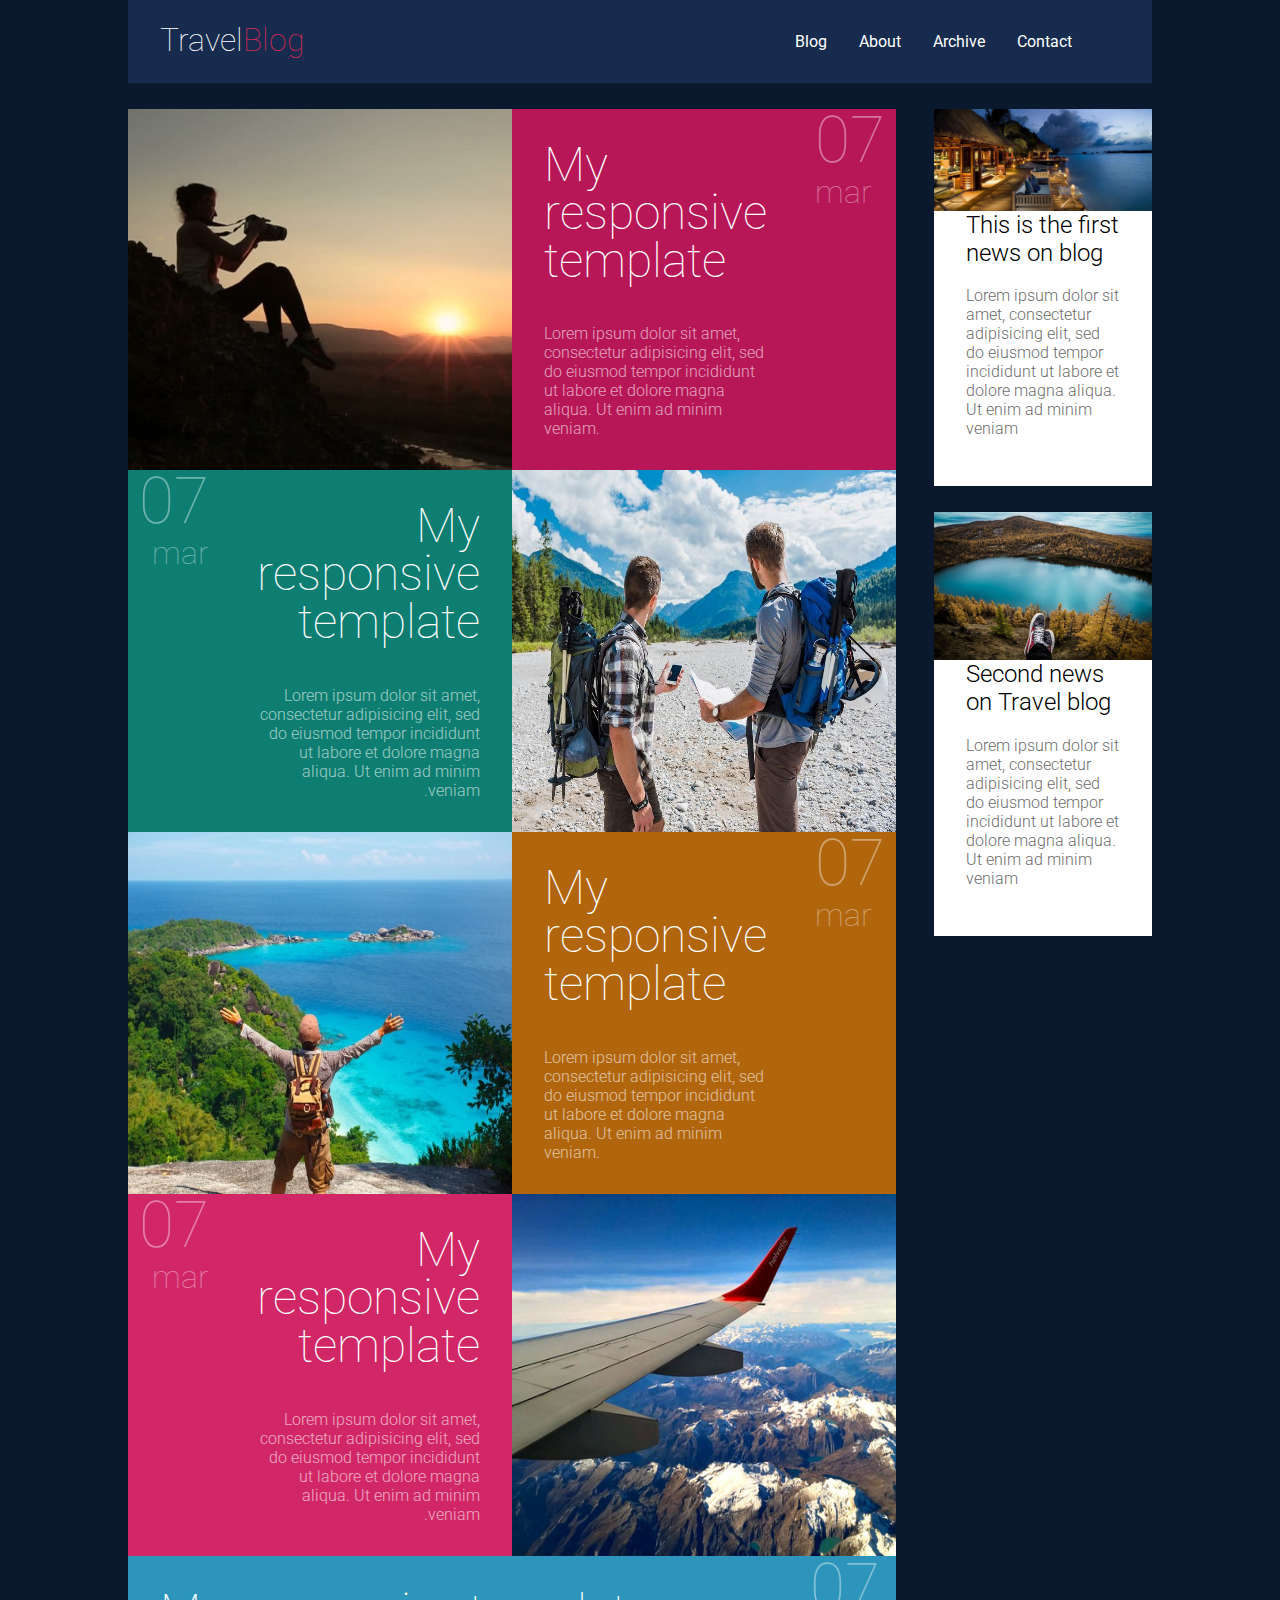
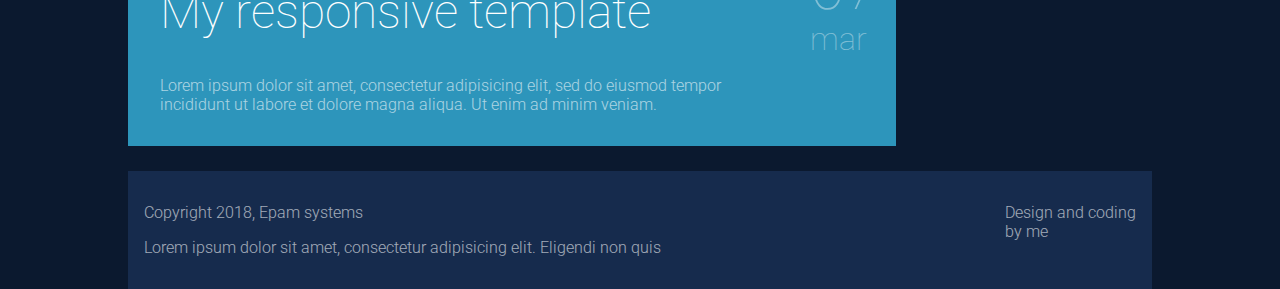
<file: FL11_HW5/index.html>
<!DOCTYPE html>
<html lang="zxx">
<head>
  <meta charset="UTF-8">
  <meta name="viewport" content="width=device-width, initial-scale=1.0">
  <meta http-equiv="X-UA-Compatible" content="ie=edge">
  <link rel="stylesheet" href="css/styles.css">
  <link href='https://fonts.googleapis.com/css?family=Roboto:400,100,300,700&subset=latin,latin-ext' rel='stylesheet' type='text/css'>      
  <title>Responsive</title>
</head>

<body>
	<div class="container">
	  <header class="header">
	  	<div class="nav-wrap">
	  		<div class="nav-container">
	  		<p id="sandwich-btn">&#9776;</p>
	  		<h1 class="logo">Travel<span>Blog</span></h1>
			  	<nav class="nav-bar">
				  	<a href="#">Blog</a>
				  	<a href="#">About</a>
				  	<a href="#">Archive</a>
				  	<a href="#">Contact</a>
			  	</nav>
			  </div>
			</div>
		</header>
		<main class="main">
			<article class="article">
				<section class="post post-1">
				<img class="post-img" src="img/post1.jpg" alt="mountains" />
				<div class="post-content">
					<div class="left-content-block">
						<header class="content-header">
						<h2>My responsive  template</h2>
						</header>
						<p class="content-text">Lorem ipsum dolor sit amet, consectetur adipisicing elit, sed do eiusmod
									tempor incididunt ut labore et dolore magna aliqua. Ut enim ad minim veniam.</p>
					</div>
					<div class="right-content-block">
						<time class="date" datetime="03-07">07 <br><span>mar</span></time>
					</div>
				</div>
				</section>
				<section class="post post-2">
				<img class="post-img" src="img/post2.jpg" alt="forest" />
				<div class="post-content">
					<div class="left-content-block">
						<header class="content-header">
						<h2>My responsive  template</h2>
						</header>
						<p class="content-text">Lorem ipsum dolor sit amet, consectetur adipisicing elit, sed do eiusmod
									tempor incididunt ut labore et dolore magna aliqua. Ut enim ad minim veniam.</p>
					</div>
					<div class="right-content-block">
						<time class="date" datetime="03-07">07 <br><span>mar</span></time>
					</div>
				</div>
				</section>
				<section class="post post-3">
				<img class="post-img" src="img/post3.jpg" alt="sea" />
				<div class="post-content">
					<div class="left-content-block">
						<header class="content-header">
						<h2>My responsive  template</h2>
						</header>
						<p class="content-text">Lorem ipsum dolor sit amet, consectetur adipisicing elit, sed do eiusmod
									tempor incididunt ut labore et dolore magna aliqua. Ut enim ad minim veniam.</p>
					</div>
					<div class="right-content-block">
						<time class="date" datetime="03-07">07 <br><span>mar</span></time>
					</div>
				</div>
				</section>
				<section class="post post-4">
				<img class="post-img" src="img/post4.jpg" alt="flight" />
				<div class="post-content">
					<div class="left-content-block">
						<header class="content-header">
						<h2>My responsive  template</h2>
						</header>
						<p class="content-text">Lorem ipsum dolor sit amet, consectetur adipisicing elit, sed do eiusmod
									tempor incididunt ut labore et dolore magna aliqua. Ut enim ad minim veniam.</p>
					</div>
					<div class="right-content-block">
						<time class="date" datetime="03-07">07 <br><span>mar</span></time>
					</div>
				</div>
				</section>
				<section class="post post-5">
					<div class="post-content">
						<div class="left-content-block">
							<header class="content-header">
							<h2>My responsive  template</h2>
							</header>
							<p class="content-text">Lorem ipsum dolor sit amet, consectetur adipisicing elit, sed do eiusmod
								tempor incididunt ut labore et dolore magna aliqua. Ut enim ad minim veniam.</p>
						</div>
						<div class="right-content-block">
							<time class="date" datetime="03-07">07 <br><span>mar</span></time>
						</div>
					</div>
				</section>
			</article>
			<aside class="news-block">
				<section class="news-item">
				<img class="news-img" src="img/news1.jpg" alt="bungalo" />
					<div class="news-content">
						<header class="news-header">
						<h2>This is the first news on blog</h2>
						</header>
						<p class="news-text">Lorem ipsum dolor sit amet, consectetur adipisicing elit, sed do eiusmod
							tempor incididunt ut labore et dolore magna aliqua. Ut enim ad minim veniam</p>
					</div>
				</section>
				<section class="news-item">
				<img class="news-img" src="img/news2.jpg" alt="lake" />
					<div class="news-content">
						<header class="news-header">
						<h2>Second news on Travel blog</h2>
						</header>
						<p>Lorem ipsum dolor sit amet, consectetur adipisicing elit, sed do eiusmod
							tempor incididunt ut labore et dolore magna aliqua. Ut enim ad minim veniam</p>
					</div>
				</section>
			</aside>
		</main>
		<footer class="footer">
			<div class="left-footer-block">
			<p>Copyright 2018, Epam systems</p>
			<p>Lorem ipsum dolor sit amet, consectetur adipisicing elit. Eligendi non quis</p>
			</div>
			<div class="right-footer-block">
			<p>Design and coding<br> by me</p>
			</div>
		</footer>
	</div>
</body>

</html>
</file>
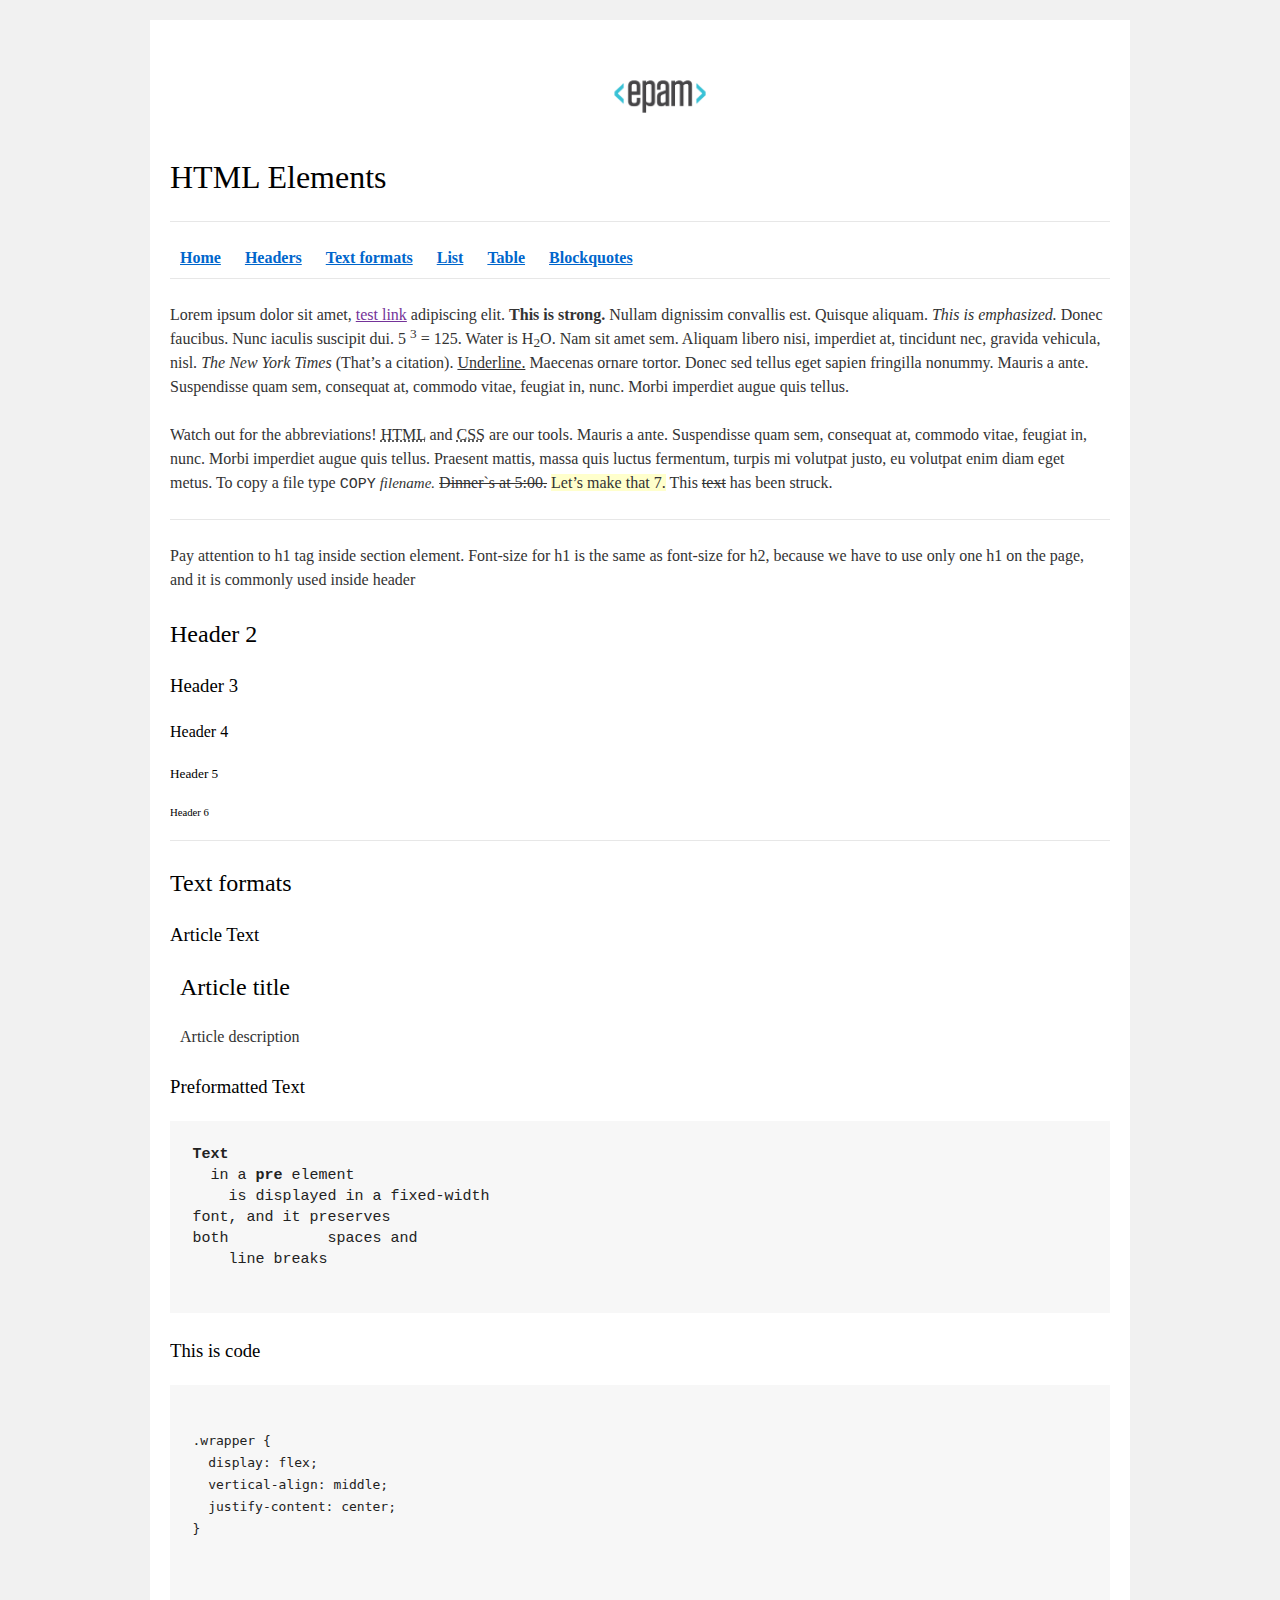
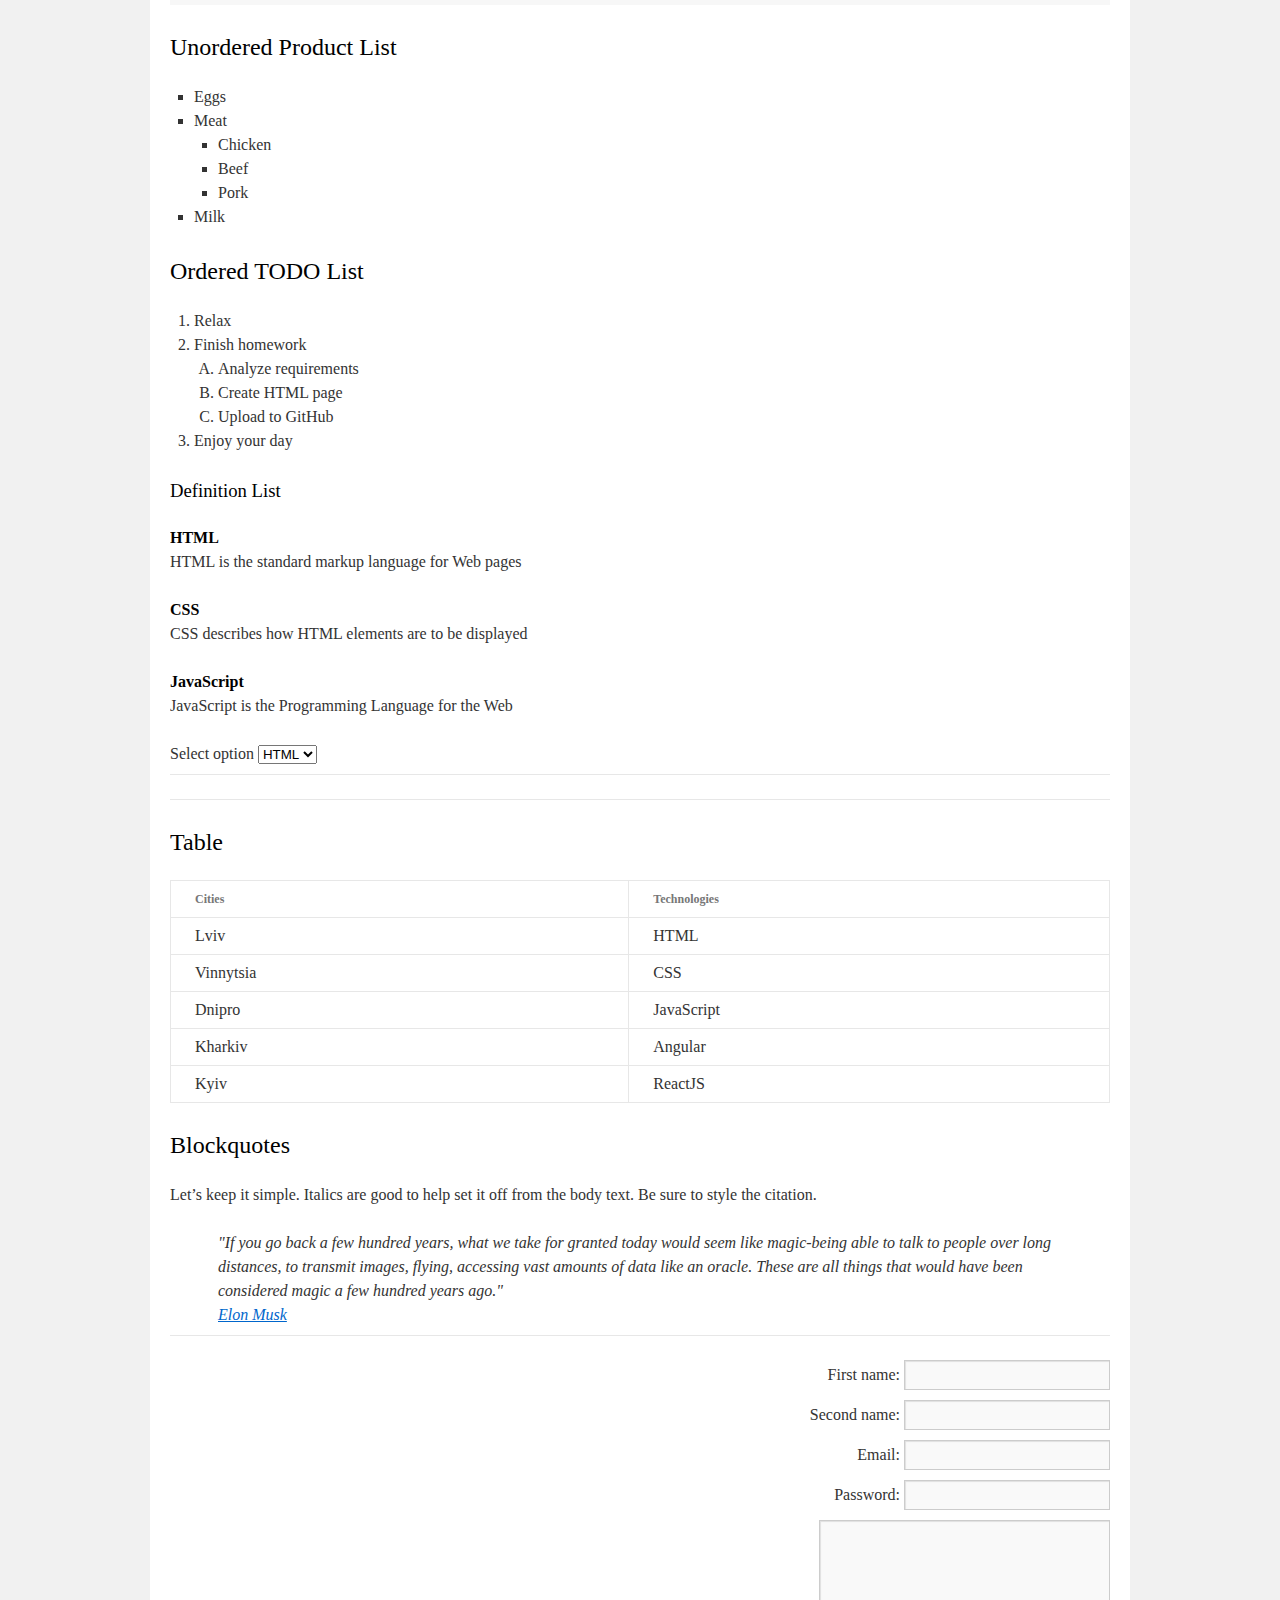
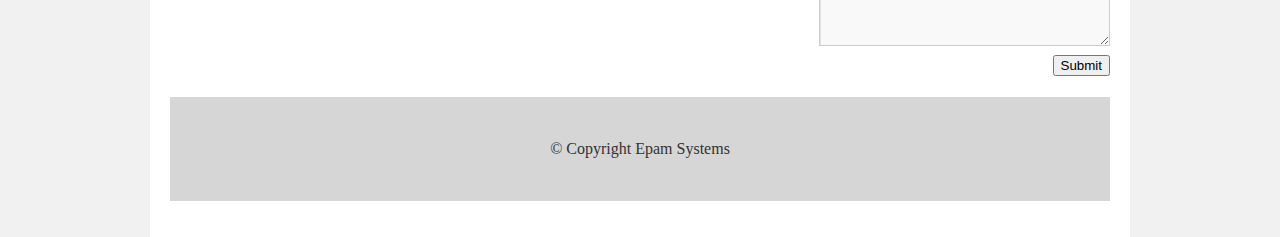
<file: FL11_HW1/homework/index.html>
<!DOCTYPE html>
<html lang="en">

<head>
  <meta charset="utf-8">
  <title>HTML Basics</title>
  <link rel="stylesheet" href="style.css">
</head>

<body>
  <div id="wrapper">
    <div id="main">
      <div id="container">
        <div id="content" role="main">
          
          <header>
              <img src="logo.png" alt="EPAM logo">
              <h1>HTML Elements</h1>
          </header>
            <hr>
           
          <nav>                 
              <a href="#"><b>Home</b></a>
              <a href="#Headers"><b>Headers</b></a>
              <a href="#Text_formats"><b>Text formats</b></a>
              <a href="#List"><b>List</b></a>
              <a href="#Table"><b>Table</b></a>
              <a href="#Blockquotes"><b>Blockquotes</b></a>
          </nav>
              <hr>

          <section>
              <p> Lorem ipsum dolor sit amet,
              <a href="">test link</a>
              adipiscing elit.
              <strong>This is strong.</strong>
              Nullam dignissim convallis est. Quisque aliquam.
              <em>This is emphasized.</em>
              Donec faucibus. Nunc iaculis suscipit dui. 5
              <sup>3</sup> = 125.
              Water is H<sub>2</sub>O.
              Nam sit amet sem. Aliquam libero nisi, imperdiet at, tincidunt nec, gravida vehicula, nisl.
              <cite>The New York Times</cite>
              (That&#8217;s a citation).
              <u>Underline.</u> 
              Maecenas ornare tortor. Donec sed tellus eget sapien fringilla nonummy. Mauris a ante. Suspendisse quam sem, consequat at, commodo vitae, feugiat in, nunc. Morbi imperdiet augue quis tellus.</p>
                    
              <p> Watch out for the abbreviations!
              <abbr title="Hyper Text Markup Language">HTML</abbr> 
              and
              <abbr title="Cascading Style Sheets">CSS</abbr>
              are our tools. Mauris a ante. Suspendisse quam sem, consequat at, commodo vitae, feugiat in, nunc. Morbi imperdiet augue quis tellus. Praesent mattis, massa quis luctus fermentum, turpis mi volutpat justo, eu volutpat enim diam eget metus. To copy a file type
              <kbd>COPY</kbd>
              <var>filename.</var>
              <s>Dinner`s at 5:00.</s>
              <ins>Let&#8217;s make that 7.</ins> 
              This <del>text</del> has been struck.</p>
          </section>
              <hr>

          <section id="Headers"> 
              <p>Pay attention to h1 tag inside section element. Font-size for h1 is the same as font-size for h2,
              because we have to use only one h1 on the page, and it is commonly used inside header</p>
              <h2>Header 2</h2>
              <h3>Header 3</h3>
              <h4>Header 4</h4>
              <h5>Header 5</h5>
              <h6>Header 6</h6>
          </section>
              <hr>
         
          <section id="Text_formats">
              <h2>Text formats</h2>
              <h3>Article Text</h3>
            <article>
              <h2>Article title</h2>
              <p>Article description</p>
            </article>

            <h3>Preformatted Text</h3>
              <pre><b>Text</b>
  in a <b>pre</b> element
    is displayed in a fixed-width
font, and it preserves
both           spaces and
    line breaks
              </pre>

            <h3>This is code</h3>
              <pre>
                  <code>
.wrapper {
  display: flex;
  vertical-align: middle;
  justify-content: center;
}
                  </code>
              </pre>
          </section>

          <section id="List">
          <h2>Unordered Product List</h2>
          <ul>
            <li>Eggs</li>
            <li>Meat
                <ul>
                    <li>Chicken</li>
                    <li>Beef</li>
                    <li>Pork</li>
                </ul>
            </li>
            <li>Milk</li>
          </ul>

          <h2>Ordered TODO List</h2>
          <ol>
              <li>Relax</li>
              <li>Finish homework
                  <ol>
                      <li>Analyze requirements</li>
                      <li>Create HTML page</li>
                      <li>Upload to GitHub</li>
                  </ol>
              </li>
              <li>Enjoy your day</li>
          </ol>

          <h3>Definition List</h3>
              <dl> 
                <dt>HTML</dt>
                  <dd>HTML is the standard markup language for Web pages</dd>

                <dt>CSS</dt>
                  <dd>CSS describes how HTML elements are to be displayed</dd>

                <dt>JavaScript</dt>
                  <dd>JavaScript is the Programming Language for the Web</dd>
              </dl>

          <span>
            Select option 
              <select>
                  <option value="HTML">HTML</option>
                  <option value="CSS">CSS</option>
                  <option value="JS">JS</option>
             </select>
          </span>
            <hr>
            <hr>
          </section>

          <section id="Table">
            <h2>Table</h2>
              <table>
                <thead>
                    <tr>
                      <th>Cities</th>
                      <th>Technologies</th>
                    </tr>
                </thead>
                <tbody>
                    <tr>
                      <td>Lviv</td>
                      <td>HTML</td>
                    </tr>
                    <tr>
                      <td>Vinnytsia</td>
                      <td>CSS</td>
                    </tr>
                    <tr>
                      <td>Dnipro</td>
                      <td>JavaScript</td>
                    </tr>
                    <tr>
                      <td>Kharkiv</td>
                      <td>Angular</td>
                    </tr>
                    <tr>
                      <td>Kyiv</td>
                      <td>ReactJS</td>
                    </tr>
                </tbody>
              </table>
          </section>

          <section id="Blockquotes">
            <h2>Blockquotes</h2>
               <p>Let&#8217;s keep it simple. Italics are good to help set it off from the body text. Be sure to style the citation.</p>

                <blockquote>
                        "If you go back a few hundred years, what we take for granted today would seem like magic-being able
                to talk to people over long distances, to transmit images, flying, accessing vast amounts of data
                like an oracle. These are all things that would have been considered magic a few hundred years ago."
                    <br>
                    <a href="https://en.wikipedia.org/wiki/Elon_Musk" target="blank">Elon Musk</a>
                </blockquote>
                   <hr>
          </section>
            
          <form action="#">
              <fieldset>
                      <label for="firstName">First name: </label>
                      <input type="text" name="FirstName" id="firstName">
              </fieldset>

              <fieldset>
                     <label for="secondName">Second name: </label>
                     <input type="text" name="SecondName" id="secondName">
              </fieldset>

              <fieldset>
                     <label for="email">Email: </label>
                     <input type="email" name="Email" id="email">
              </fieldset>

              <fieldset>
                     <label for="password">Password: </label>
                     <input type="password" name="Password" id="password">
              </fieldset>

              <fieldset>
                     <textarea rows="5" cols="30"></textarea>
              </fieldset>

              <button type="submit">Submit</button>
          </form>
            
           
          <footer>
              &copy; Copyright Epam Systems
          </footer>

        </div>
      </div>
    </div>
  </div>
</body>

</html>
</file>
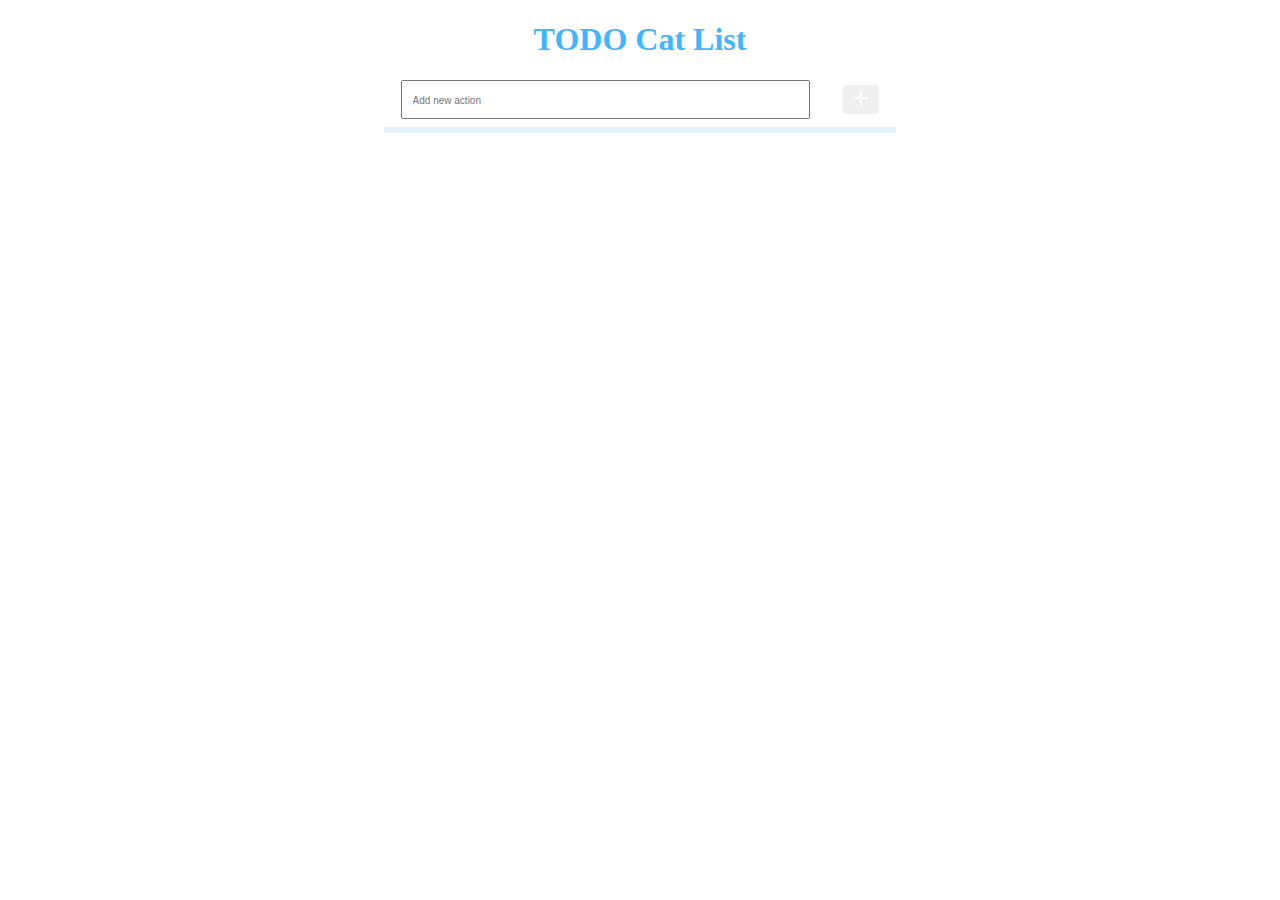
<file: FL11_HW11/homework/index.html>
<!DOCTYPE html>
<html lang="en">

<head>
  <meta charset="UTF-8">
  <title>Homework 11 - TODO Cat List</title>
  <link rel="stylesheet" href="./assets/material-icons/material-icons.css">
  <link rel="stylesheet" href="./assets/styles.css">
</head>

<body>
  <div id="root"></div>
  <h1>TODO Cat List</h1>
  <div class="wrapper">
    <div class='addfield'>
      <input class="input" placeholder="Add new action" id="userinput" />
      <button class="button" id="addButton" onclick="addNewElement()"><i class="material-icons white"
          id='plus'>add</i></button>
    </div>
    <div class="items">
      <hr />
      <ul>

      </ul>
    </div>
  </div>
  <script src="./src/app.js"></script>
</body>

</html>
</file>
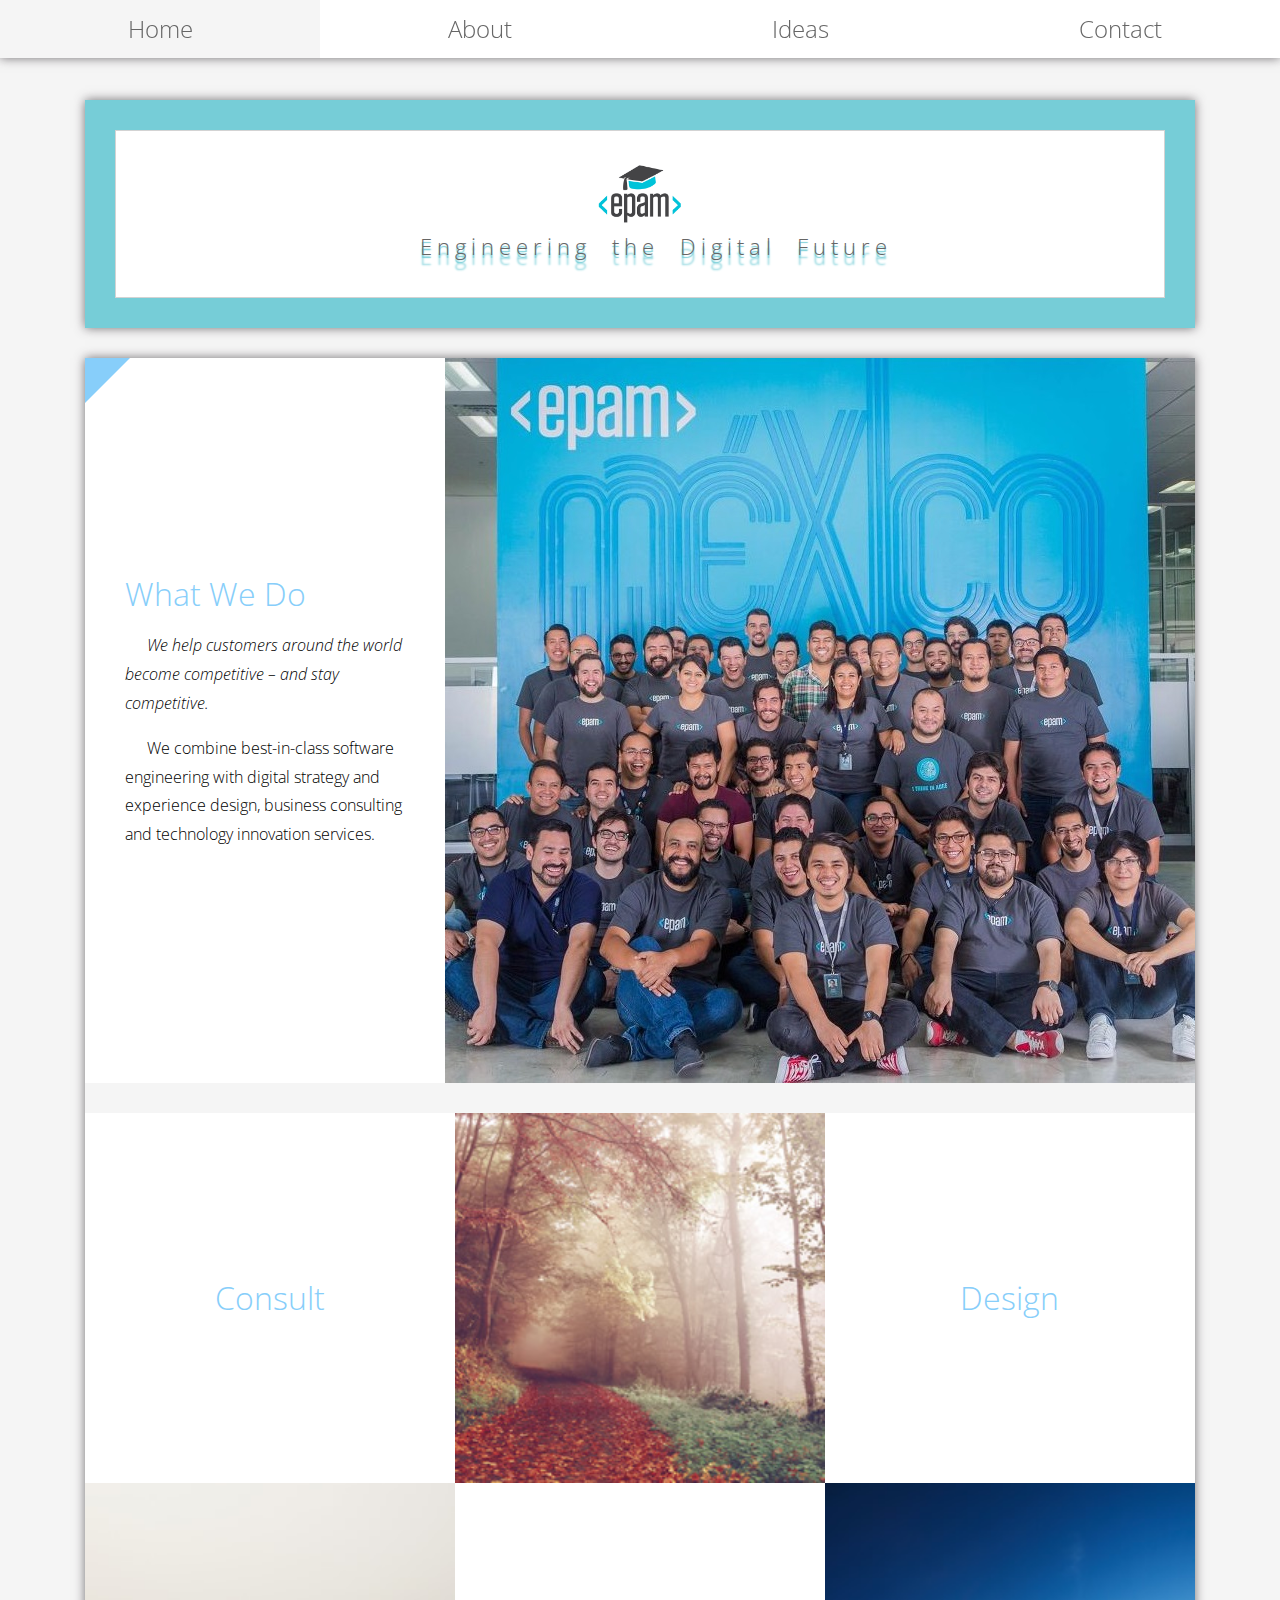
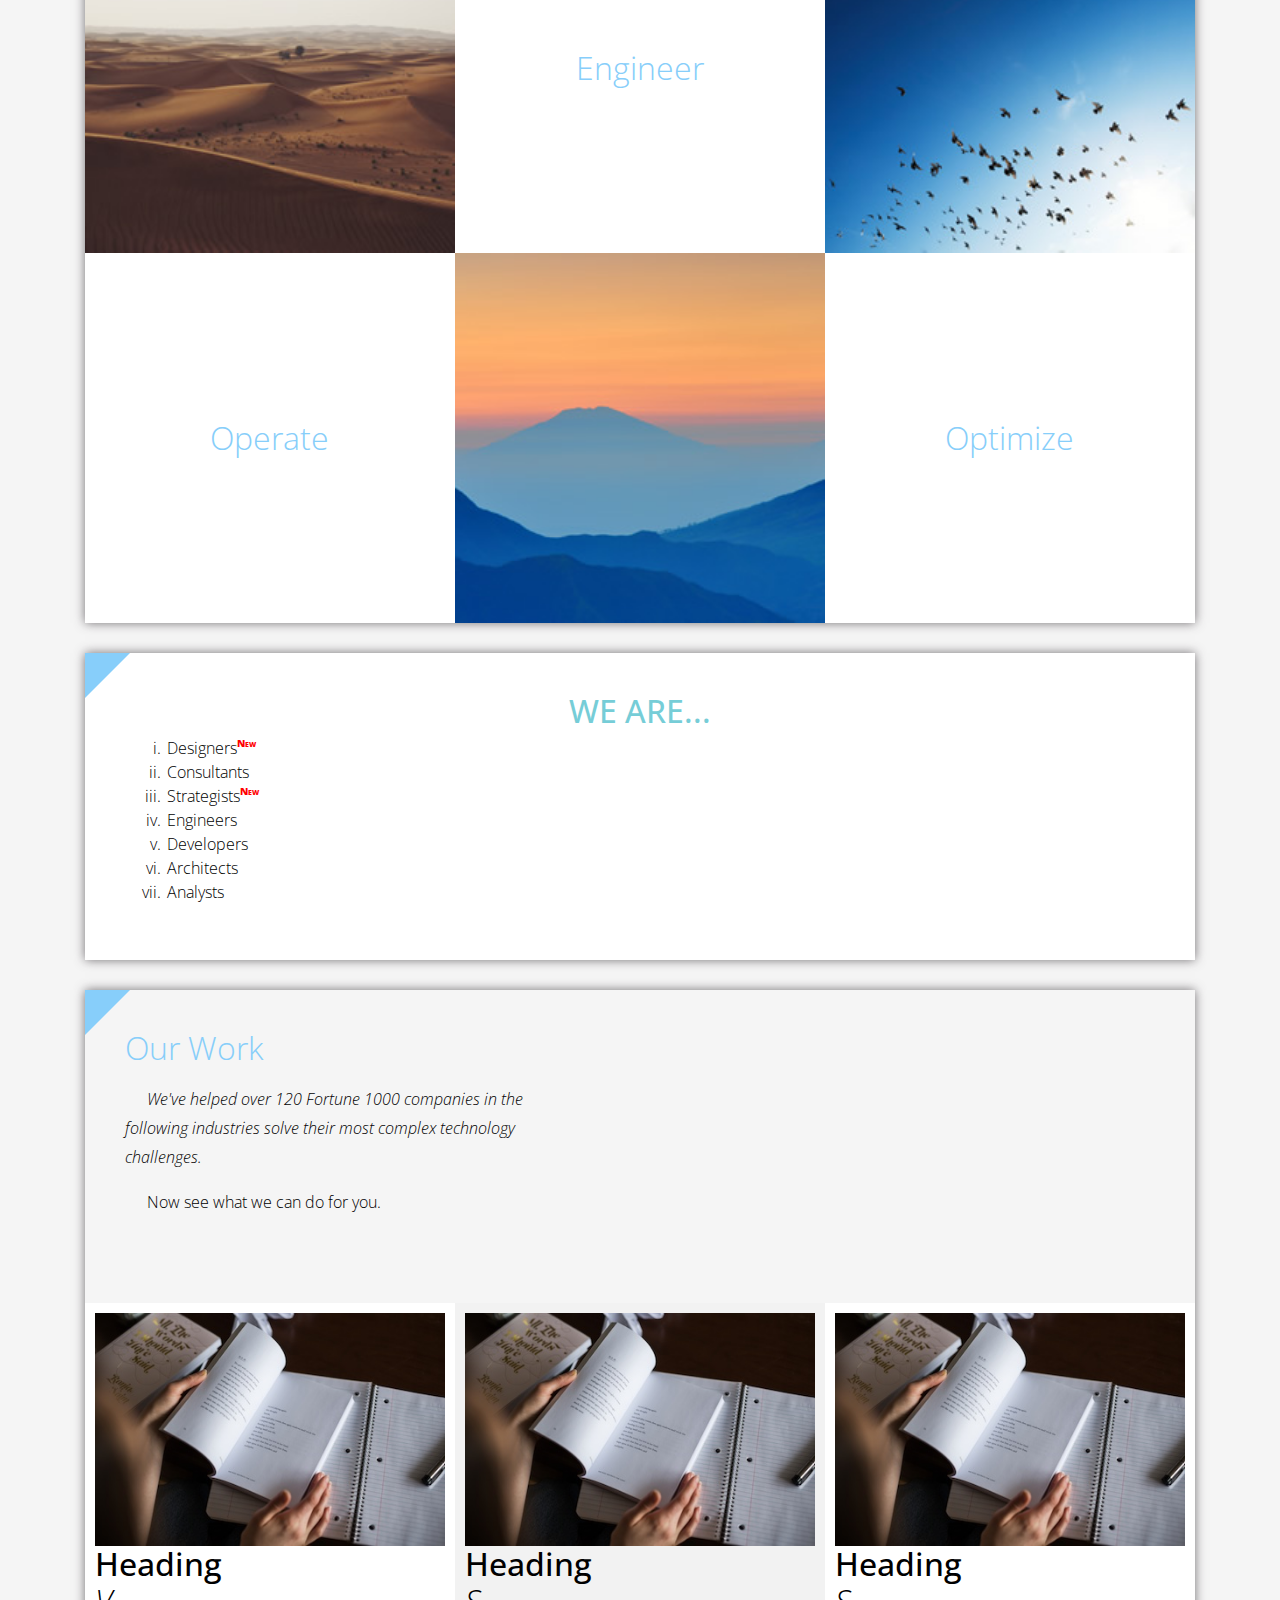
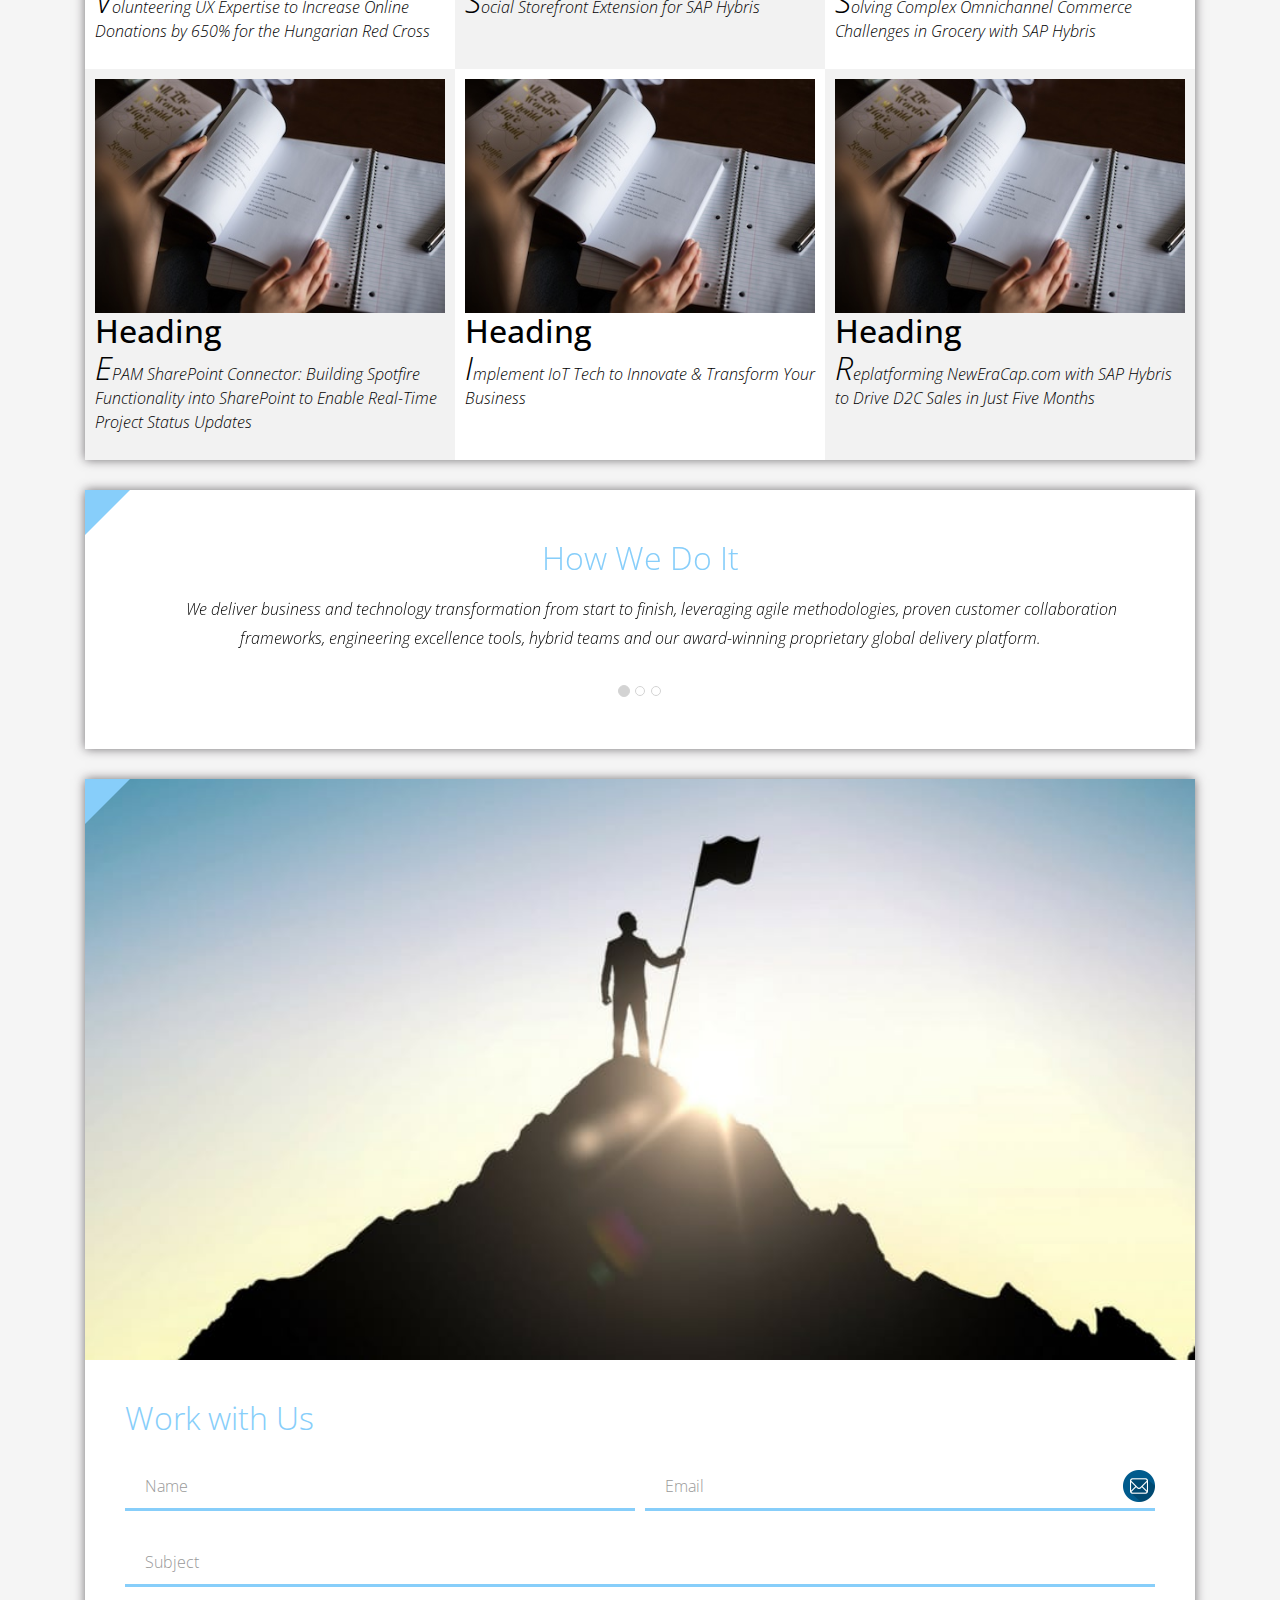
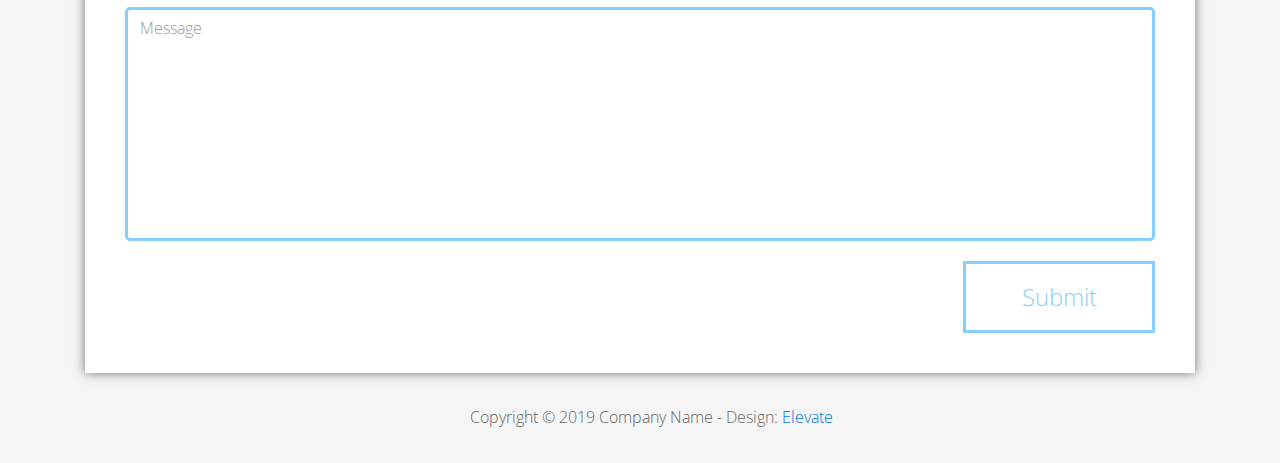
<file: FL11_HW2/homework/index.html>
<!DOCTYPE html>
<html lang="en">
<head>
  <meta charset="utf-8">
  <meta http-equiv="X-UA-Compatible" content="IE=edge">
  <meta name="viewport" content="width=device-width, initial-scale=1">

  <title>CSS Basics HW</title>



  <!-- load stylesheets -->
  <link rel="stylesheet" href="http://fonts.googleapis.com/css?family=Open+Sans:300,400">
  <!-- Google web font "Open Sans" -->
  <link rel="stylesheet" href="css/bootstrap.min.css">
  <!-- Bootstrap style -->
  <link rel="stylesheet" href="css/general.css">
  <link rel="stylesheet" href="css/style.css">
  <!-- Templatemo style -->
</head>

<body>
<div class="container">

  <div class="tm-sidebar">
    <nav class="tm-main-nav">
      <ul>
        <li class="tm-nav-item"><a href="#home" class="tm-nav-item-link">Home</a></li>
        <li class="tm-nav-item"><a href="#about" class="tm-nav-item-link">About</a></li>
        <li class="tm-nav-item"><a href="#ideas" class="tm-nav-item-link">Ideas</a></li>
        <li class="tm-nav-item"><a href="#contact" class="tm-nav-item-link">Contact</a></li>
      </ul>
    </nav>
  </div>

  <div class="tm-main-content">

    <div id="home" class="tm-content-box tm-content-header margin-b-10">
      <div class="tm-banner">
        <div class="tm-banner-inner">
          <img src="img/epam_logo.png" width="100" alt="">
          <p class="tm-banner-text">Engineering the Digital Future</p>
        </div>
      </div>
    </div>

    <section>
      <div class="tm-content-box flex-2-col">

        <div class="padding-medium flex-item tm-team-description-container flex-item">
          <h2 class="tm-section-title">What We Do</h2>
          <p class="tm-section-description">We help customers around the world become competitive – and stay competitive.</p>
          <p class="tm-section-description"> We combine best-in-class software engineering with digital strategy and experience design, business consulting and technology innovation services.</p>
        </div>
        <div class="flex-item tm-team-img">
          <img src="img/epam-mexico.jpg" alt="epam-mexico">
        </div>

      </div>

      <div id="about" class="tm-content-box">

        <ul class="boxes gallery-container">
          <li class="box box-bg">
            <h2 class="tm-section-title tm-section-title-box tm-box-bg-title">Consult</h2>
          </li>
          <li class="box">
            <a href="img/idea-large-01.jpg">
              <img src="img/idea-01.jpg" alt="Image" class="img-fluid thumbnail box-img">
            </a>
          </li>
          <li class="box box-bg">
            <h2 class="tm-section-title tm-section-title-box tm-box-bg-title">Design</h2>
          </li>
          <li class="box">
            <a href="img/idea-large-02.jpg">
              <img src="img/idea-02.jpg" alt="Image" class="img-fluid thumbnail box-img">
            </a>
          </li>
          <li class="box box-bg">
            <h2 class="tm-section-title tm-section-title-box tm-box-bg-title">Engineer</h2>
          </li>
          <li class="box">
            <a href="img/idea-large-03.jpg">
              <img src="img/idea-03.jpg" alt="Image" class="img-fluid thumbnail box-img">
            </a>
          </li>
          <li class="box box-bg">
            <h2 class="tm-section-title tm-section-title-box tm-box-bg-title">Operate</h2>
          </li>
          <li class="box">
            <a href="img/idea-large-04.jpg">
              <img src="img/idea-04.jpg" alt="Image" class="img-fluid thumbnail box-img">
            </a>
          </li>
          <li class="box box-bg">
            <h2 class="tm-section-title tm-section-title-box tm-box-bg-title">Optimize</h2>
          </li>
        </ul>

      </div>

    </section>

    <!-- slider -->
    <section class="heading tm-content-box">
      <div class="padding-medium">
        <h2> WE ARE...</h2>
        <ol>
          <li><a href="index.html" class="text">Designers</a></li>
          <li><a href="index.html">Consultants</a></li>
          <li><a href="#" class="text">Strategists</a></li>
          <li><a href="#">Engineers</a></li>
          <li><a href="#">Developers</a></li>
          <li><a href="#">Architects</a></li>
          <li><a href="#">Analysts</a></li>
        </ol>
      </div>
    </section>

    <section class="blocks">
      <div class="padding-medium flex-item tm-team-description-container">
        <h2 class="tm-section-title">Our Work</h2>
        <p class="tm-section-description">We've helped over 120 Fortune 1000 companies in the following industries solve their most complex technology challenges. </p>
        <p class="tm-section-description"> Now see what we can do for you.</p>
      </div>
      <div class="tm-content-box flex-2-col">
      </div>
      <div  class="tm-content-box">
        <ul class="boxes gallery-container">
          <li class="box box-work">
            <img src="img/study.jpeg" alt="Image" class="img-fluid">
            <div>
              <h2>Heading</h2>
              <p>Volunteering UX Expertise to Increase Online Donations by 650% for the Hungarian Red Cross</p>
            </div>
          </li>
          <li class="box box-work">
            <img src="img/study.jpeg" alt="Image" class="img-fluid">
            <div>
              <h2>Heading</h2>
              <p>Social Storefront Extension for SAP Hybris</p>
            </div>
          </li>
          <li class="box box-work">
            <img src="img/study.jpeg" alt="Image" class="img-fluid">
            <div>
              <h2>Heading</h2>
              <p>Solving Complex Omnichannel Commerce Challenges in Grocery with SAP Hybris</p>
            </div>
          </li>
          <li class="box box-work">
            <img src="img/study.jpeg" alt="Image" class="img-fluid">
            <div>
              <h2>Heading</h2>
              <p>EPAM SharePoint Connector: Building Spotfire Functionality into SharePoint to Enable Real-Time Project Status Updates</p>
            </div>
          </li>
          <li class="box box-work">
            <img src="img/study.jpeg" alt="Image" class="img-fluid">
            <div>
              <h2>Heading</h2>
              <p>Implement IoT Tech to Innovate &amp; Transform Your Business</p>
            </div>
          </li>
          <li class="box box-work">
            <img src="img/study.jpeg" alt="Image" class="img-fluid">
            <div>
              <h2>Heading</h2>
              <p>Replatforming NewEraCap.com with SAP Hybris to Drive D2C Sales in Just Five Months</p>
            </div>
          </li>
        </ul>

      </div>
    </section>

    <section id="ideas">
      <div id="tmCarousel" class="carousel slide tm-content-box" data-ride="carousel">

        <ol class="carousel-indicators">
          <li data-target="#tmCarousel" data-slide-to="0" class="active"></li>
          <li data-target="#tmCarousel" data-slide-to="1" class=""></li>
          <li data-target="#tmCarousel" data-slide-to="2" class=""></li>
        </ol>

        <div class="carousel-inner" role="listbox">

          <div class="carousel-item active">
            <div class="carousel-content">
              <div class="flex-item">
                <h2 class="tm-section-title">How We Do It</h2>
                <p class="tm-section-description carousel-description">We deliver business and technology transformation from start to finish, leveraging agile methodologies, proven customer collaboration frameworks, engineering excellence tools, hybrid teams and our award-winning proprietary global delivery platform.</p>
              </div>
            </div>
          </div>

          <div class="carousel-item">
            <div class="carousel-content">
              <div class="flex-item">
                <h2 class="tm-section-title">Our Clients</h2>
                <p class="tm-section-description carousel-description">Lorem ipsum dolor sit amet,
                  consectetur adipiscing elit. Quisque vel nisi pharetra nibh varius pharetra ac
                  sagittis nisi. Etiam pharetra vestibulum hendrerit. Pellentesque interdum metus
                  sed massa rutrum.</p>
              </div>
            </div>
          </div>

          <div class="carousel-item">
            <div class="carousel-content">
              <div class="flex-item">
                <h2 class="tm-section-title">Our Projects</h2>
                <p class="tm-section-description carousel-description">Donec ex libero, fringilla
                  vitae purus sit amet, rhoncus pharetra lorem. Pellentesque id sem id lacus
                  ultricies vehicula. Aliquam rutrum mi non. Pellentesque interdum metus sed massa
                  rutrum.</p>
              </div>
            </div>
          </div>

        </div>

      </div>
    </section>

    <section class="tm-content-box">
      <img src="img/contact-us.jpg" alt="Contact image" class="img-fluid img-contact-us">

      <div id="contact" class="padding-medium">
        <h2 class="tm-section-title">Work with Us</h2>
        <form action="#contact" method="get" class="contact-form">

          <div class="form-group col-xs-12 col-sm-12 col-md-6 col-lg-6 form-group-2-col-left">
            <input type="text" id="contact_name" name="contact_name" class="form-control"
                   placeholder="Name" required/>
          </div>
          <div class="form-group col-xs-12 col-sm-12 col-md-6 col-lg-6 form-group-2-col-right mandatory-field">
            <input type="email" id="contact_email" name="contact_email" class="form-control"
                   placeholder="Email" required/>
          </div>
          <div class="form-group">
            <input type="text" id="contact_subject" name="contact_subject" class="form-control"
                   placeholder="Subject" required/>
          </div>
          <div class="form-group">
            <textarea id="contact_message" name="contact_message" class="form-control" rows="9"
                      placeholder="Message" required></textarea>
          </div>

          <button type="submit" class="btn btn-primary submit-btn">Submit</button>

        </form>
      </div>
    </section>

    <footer class="tm-footer">
      <p class="text-xs-center">Copyright &copy; 2019 Company Name

        - Design: <a rel="nofollow" href="http://www.templatemo.com/tm-481-elevate"
                     target="_parent">Elevate</a></p>
    </footer>

  </div>

</div>

</body>
</html>
</file>
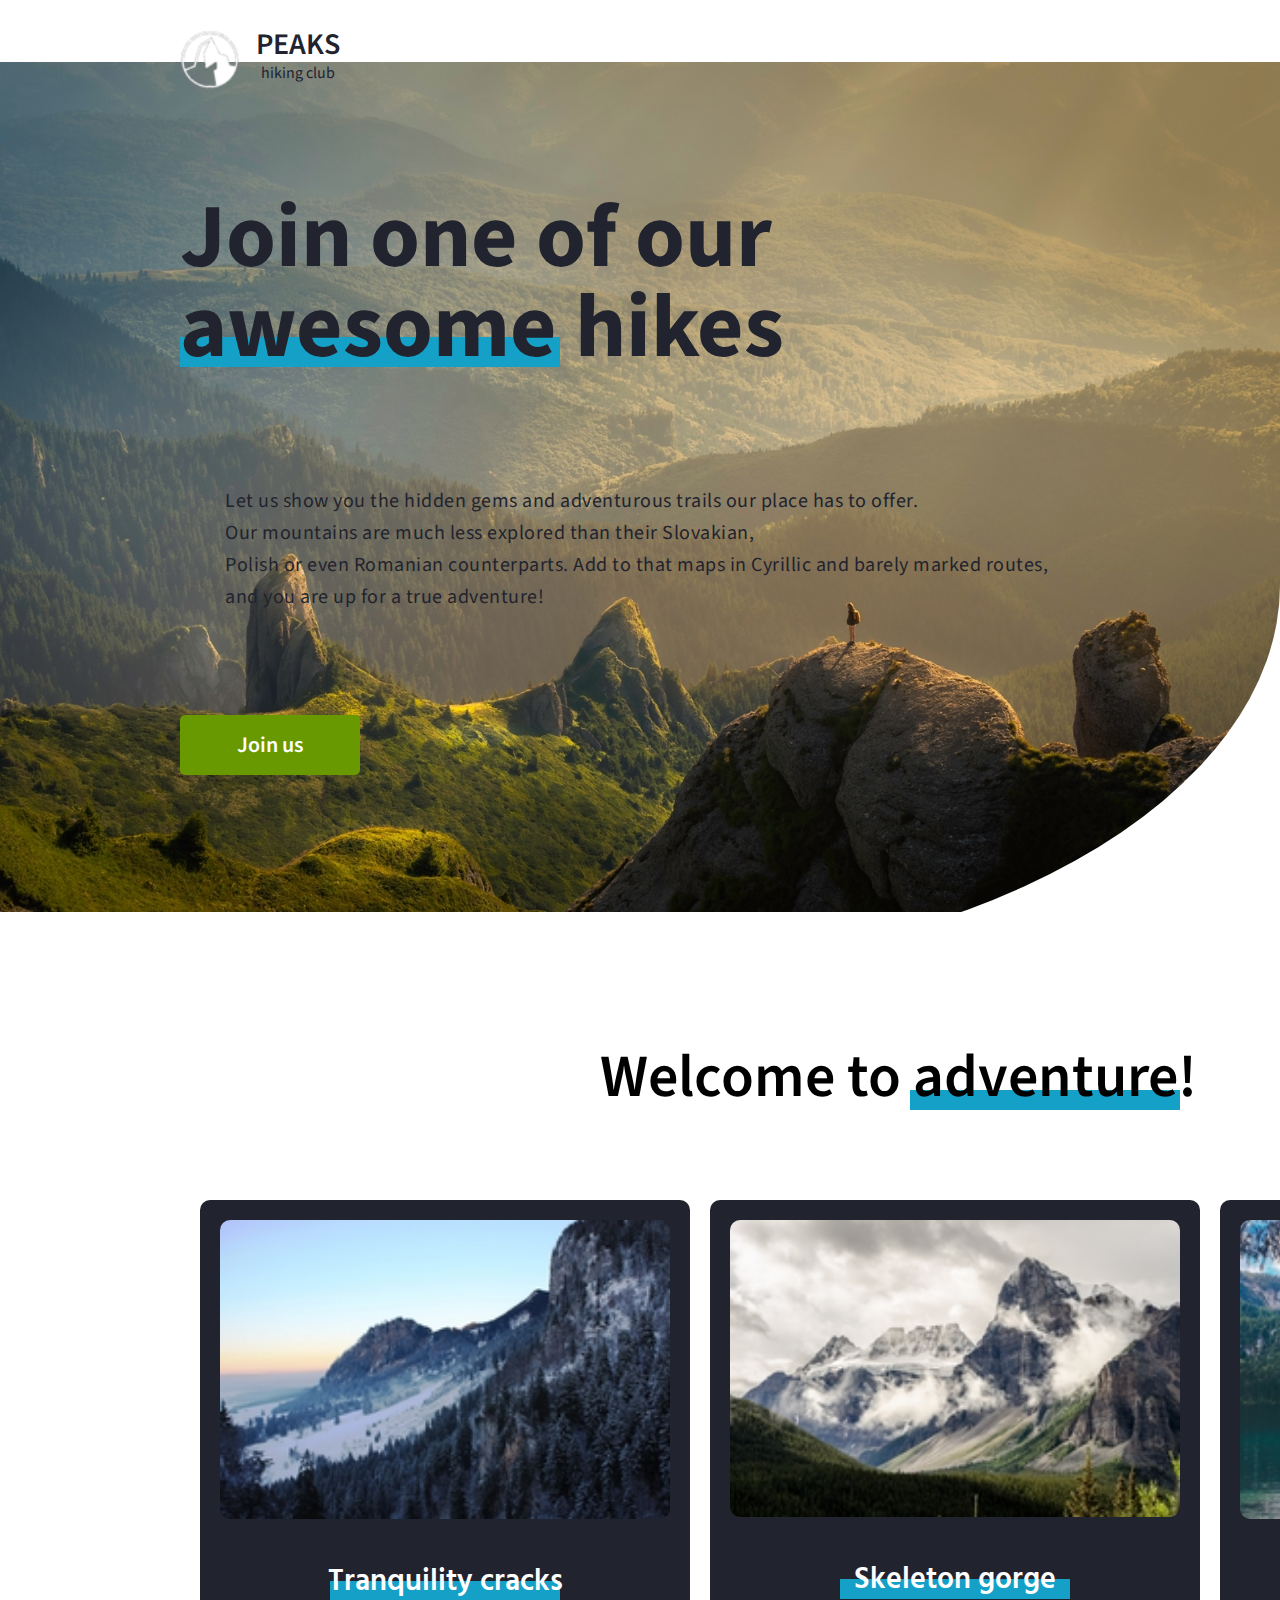
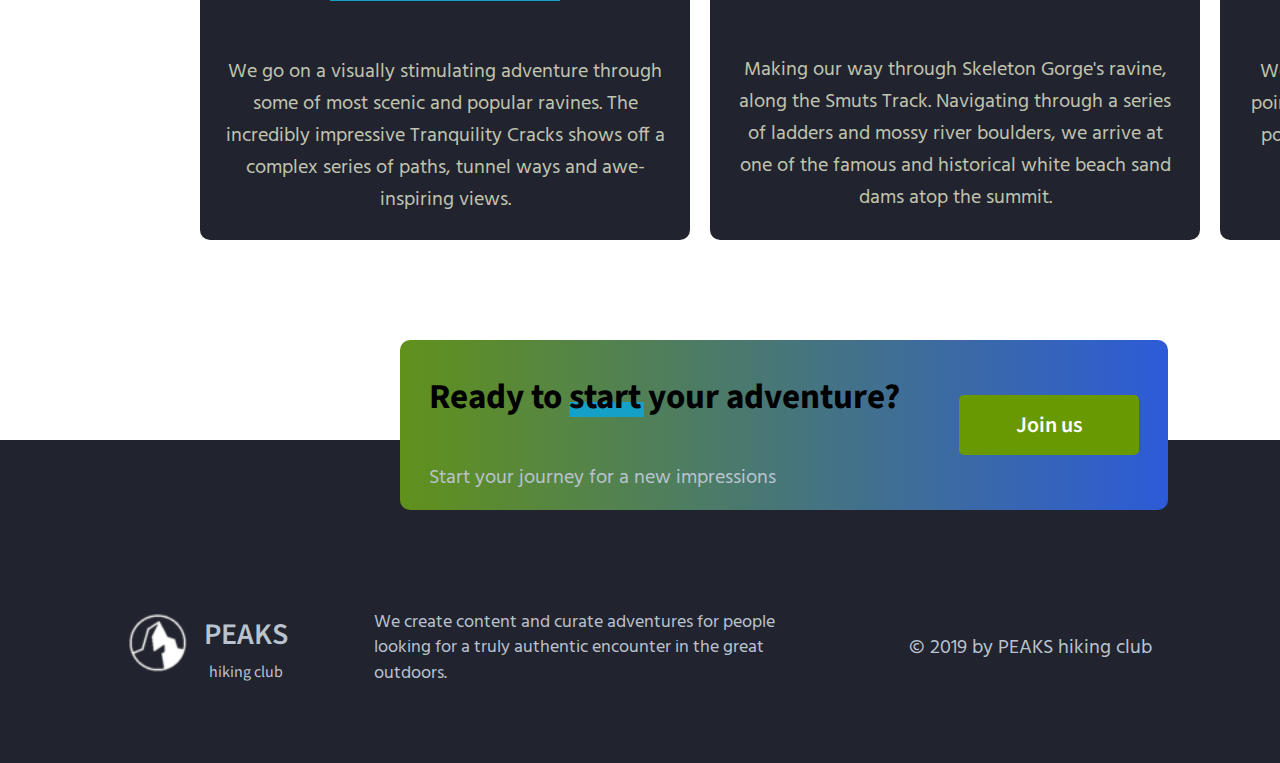
<file: FL11_HW3/homework/index.html>
<!DOCTYPE html>
<html lang="en">

  <head>
    <meta charset="UTF-8">
    <meta name="viewport" content="width=device-width, initial-scale=1.0">
    <meta http-equiv="X-UA-Compatible" content="ie=edge">
    <link href="https://fonts.googleapis.com/css?family=Hind:400,600%7CSource+Sans+Pro:400,600,700%7CFresca" rel="stylesheet"/>

    <!-- Styles should be switched here: -->

    <link rel="stylesheet" type="text/css" href="css/style1.css">
<!--     <link rel="stylesheet" type="text/css" href="css/style2.css">-->

    <title>PEAKS hiking club</title>
  </head>

  <body>
    <header class="header">
      <div class="header-wrap">
        <div class="landing-logo">
          <img src="img/m-logo.png" alt="logo" />
          <p>PEAKS<span>hiking club</span></p>
        </div>
        <p class="header_heading">
          Join one of our awesome hikes
        </p>
        <p class="header_text">
          Let us show you the hidden gems and adventurous trails our place has to offer.
          Our mountains are much less explored than their Slovakian,
          Polish or even Romanian counterparts. Add to that maps in Cyrillic and barely marked routes,
          and you are up for a true adventure!
        </p>
        <button class="header_button">Join us</button>
      </div>
    </header>
    <main class="section">
      <p class="section_text">
        Welcome to adventure!
      </p>
      <div class="section_card_wrap">
        <div class="section_card">
          <img class="section_card_img"
               src="img/m-1.jpg"
               alt="experts"/>
          <p class="section_card_heading">
            Tranquility cracks
            <span class="section_card_underline"></span>
          </p>
          <p class="section_card_text">
            We go on a visually stimulating adventure through some of most scenic and popular ravines.
            The incredibly impressive Tranquility Cracks shows off a complex series of paths, tunnel ways and awe-inspiring views.
          </p>
        </div>
        <div class="section_card">
          <img class="section_card_img"
               src="img/m-2.jpg"
               alt="content formats"/>
          <p class="section_card_heading">
            Skeleton gorge
            <span class="section_card_underline"></span>
          </p>
          <p class="section_card_text">
            Making our way through Skeleton Gorge's ravine, along the Smuts Track.
            Navigating through a series of ladders and mossy river boulders, we arrive at one of the famous and historical white beach sand dams atop the summit.
          </p>
        </div>
        <div class="section_card">
          <img class="section_card_img"
               src="img/m-3.jpg"
               alt="certificate"/>
          <p class="section_card_heading">
            Devils peak
            <span class="section_card_underline"></span>
          </p>
          <p class="section_card_text">
            We commence at the base of the Tafelberg start point walking the contour.
            With unique views and possibly the best vantage point to make out the entire Lion, lying below Table Mountain.
          </p>
        </div>
      </div>
      <div class="section_banner">
        <div class="section_banner_text_wrap">
          <p class="section_banner_heading">
            Ready to start your adventure?
          </p>
          <p class="section_banner_text">
            Start your journey for a new impressions
          </p>
        </div>
        <button class="section_banner_button">Join us</button>
      </div>
    </main>
    <footer class="footer">
      <div class="footer-wrap">
        <div class="footer_logo landing-logo">
          <img src="img/m-logo.png" alt="logo" />
          <p>PEAKS<span>hiking club</span></p>
        </div>
        <p class="footer_text">
          We create content  and curate adventures for  people looking for a truly authentic encounter in the great outdoors.
        </p>
        <span class="footer-cr">
          &copy; 2019 by PEAKS hiking club
        </span>
      </div>
    </footer>
  </body>

</html>
</file>
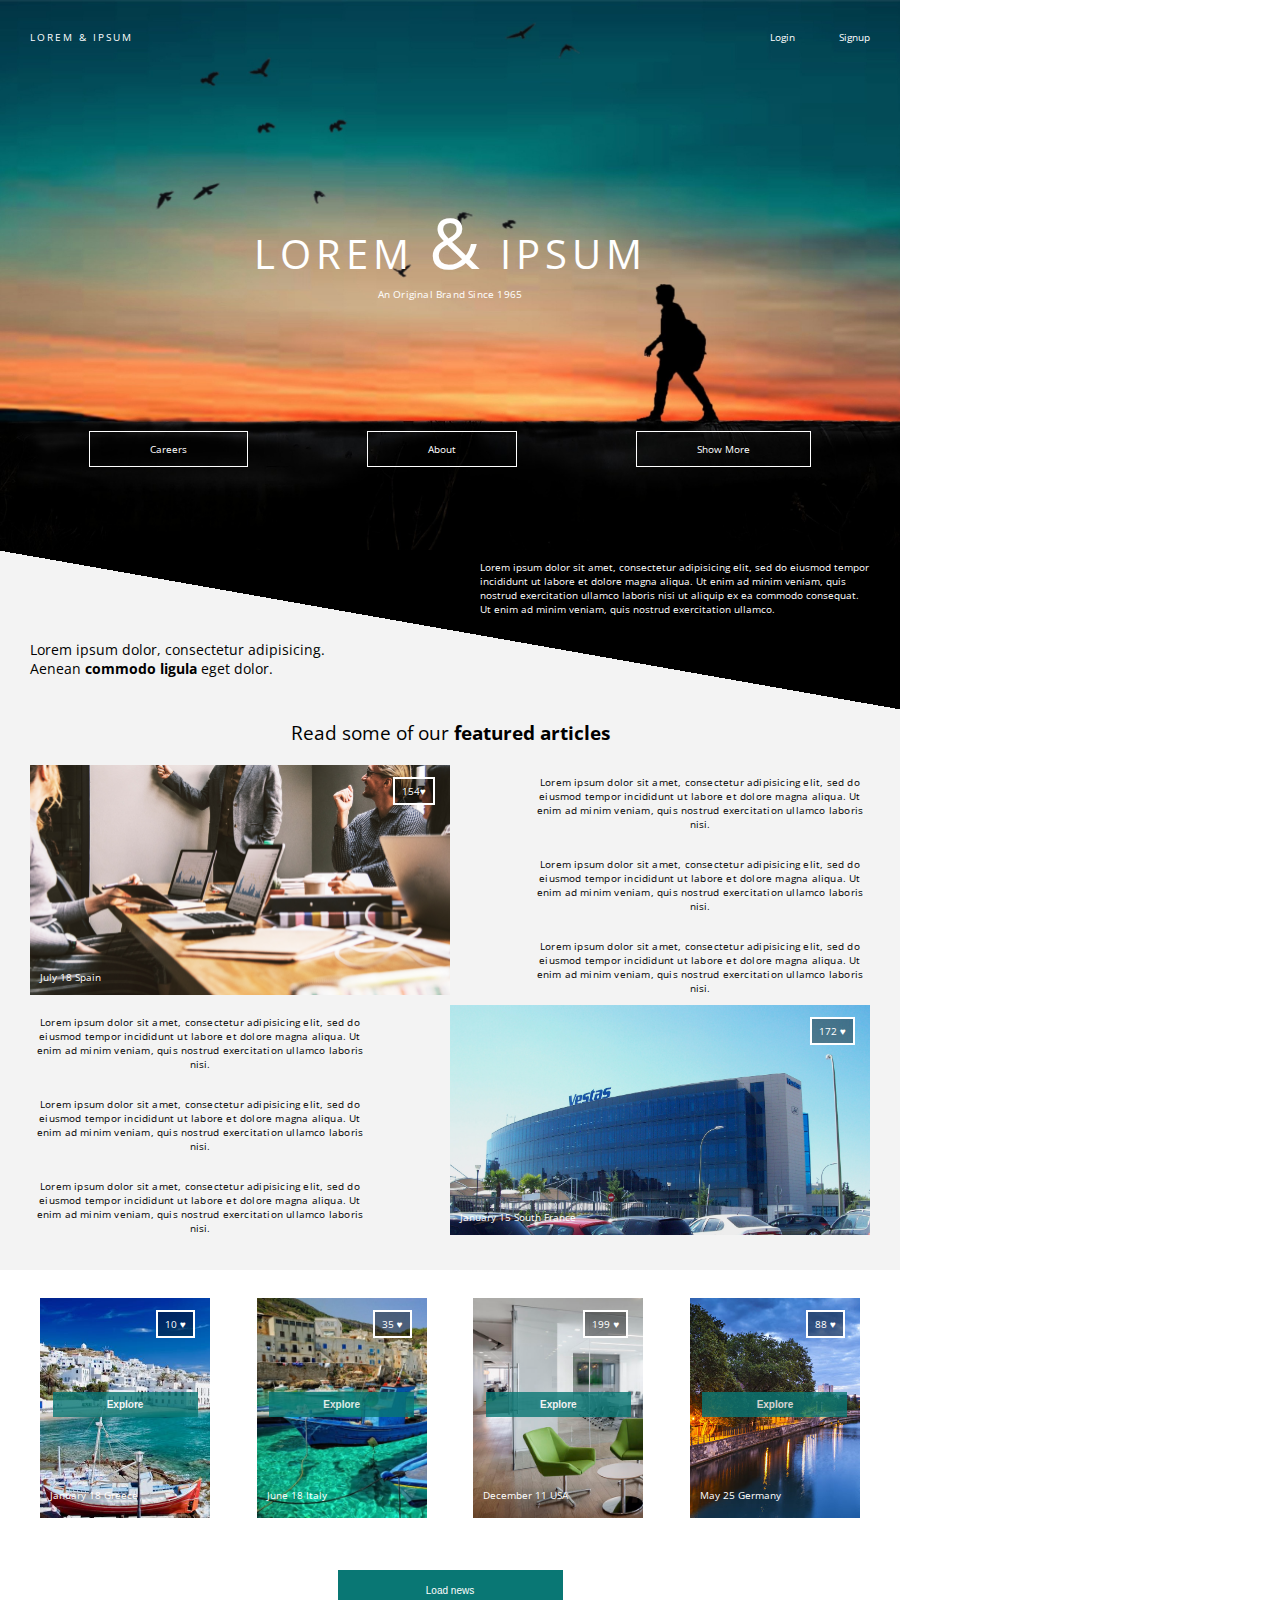
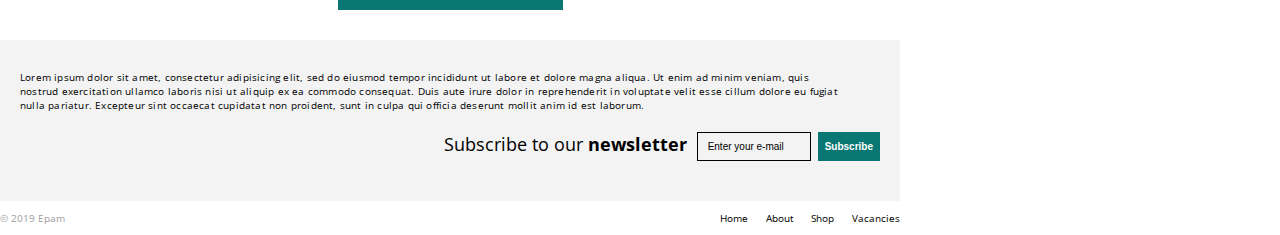
<file: FL11_HW4/homework/index.html>
<!DOCTYPE html>
<html lang="zxx">
<head>
  <meta charset="UTF-8">
  <meta name="viewport" content="width=device-width, initial-scale=1.0">
  <meta http-equiv="X-UA-Compatible" content="ie=edge">
  <link href="http://fonts.googleapis.com/css?family=Open+Sans" rel="stylesheet"/>
  <link rel="stylesheet" type="text/css" href="css/style.css">
    
  <title>CSS Layouts HW</title>
</head>

<body>
    <div class="container">
      <div class="bg-wrap">
        <div class="header-wrap">
          <header>
          <span class="logo">Lorem & ipsum</span>
            <div class="header-auth">
              <a href="#">Login</a>
              <a href="#">Signup</a>
            </div>
          </header>               
          <div class="header header-main">
            <h1>Lorem <span>&amp;</span> Ipsum</h1>
            <p class="header-desc">An Original Brand Since 1965</p>
          </div>
          <nav class="main-nav">
            <a href="#">Careers</a>
            <a href="#">About</a>
            <a href="#">Show More</a>
          </nav>
        </div>
      </div>
    
      <div class="shape-triangle">
        <div class="content-block top-text-block">
          <p class="right-block">Lorem ipsum dolor sit amet, consectetur adipisicing elit, sed do eiusmod
    tempor incididunt ut labore et dolore magna aliqua. Ut enim ad minim veniam,
    quis nostrud exercitation ullamco laboris nisi ut aliquip ex ea commodo
    consequat. Ut enim ad minim veniam,
          quis nostrud exercitation ullamco. </p>
          <p class="left-block">Lorem ipsum dolor, consectetur adipisicing. Aenean <strong>commodo ligula</strong> eget dolor.</p> 
        </div>
      </div>
   
      <main>
        <article class="article-wrap">
          <header>
            <h3 class="header article-header">Read some of our <strong>featured articles</strong></h3>
          </header>
            <div class="section">
              <figure>
                <a href="#" class="like-counter">154&#x2665;</a>
                <img src="img/sample-1.jpg" class="sample-img" alt="office_hours" />
                <figcaption class="figcaption">
                  <time datetime="07-18">July 18</time> Spain
                </figcaption>
              </figure>
              <div class="desc desc-right">
                <p>Lorem ipsum dolor sit amet, consectetur adipisicing elit, sed do eiusmod
                tempor incididunt ut labore et dolore magna aliqua. Ut enim ad minim veniam,
                quis nostrud exercitation ullamco laboris nisi.</p>
                <p>Lorem ipsum dolor sit amet, consectetur adipisicing elit, sed do eiusmod
                tempor incididunt ut labore et dolore magna aliqua. Ut enim ad minim veniam,
                quis nostrud exercitation ullamco laboris nisi.</p>
                <p>Lorem ipsum dolor sit amet, consectetur adipisicing elit, sed do eiusmod
                tempor incididunt ut labore et dolore magna aliqua. Ut enim ad minim veniam,
                quis nostrud exercitation ullamco laboris nisi.</p>
              </div>
            </div>
            <div class="section section-reverse">
              <figure>
                  <a href="#" class="like-counter">172 &#x2665;</a>
                  <img src="img/sample-2.jpg" class="sample-img" alt="office_building" />
                <figcaption class="figcaption">
                  <time datetime="01-15">January 15</time> South France
                </figcaption>
              </figure>
            <div class="desc desc-left">
              <p>Lorem ipsum dolor sit amet, consectetur adipisicing elit, sed do eiusmod
              tempor incididunt ut labore et dolore magna aliqua. Ut enim ad minim veniam,
              quis nostrud exercitation ullamco laboris nisi.</p>
              <p>Lorem ipsum dolor sit amet, consectetur adipisicing elit, sed do eiusmod
              tempor incididunt ut labore et dolore magna aliqua. Ut enim ad minim veniam,
              quis nostrud exercitation ullamco laboris nisi.</p>
              <p>Lorem ipsum dolor sit amet, consectetur adipisicing elit, sed do eiusmod
              tempor incididunt ut labore et dolore magna aliqua. Ut enim ad minim veniam,
              quis nostrud exercitation ullamco laboris nisi.</p>
            </div>
          </div>
        </article>
        <div class="news-block">
          <div class="news-block-container content-block"> 
            <div class="news-block-item">
              <figure>
                <a href="#" class="like-counter">10 &#x2665;</a>
                <img src="img/news-list-1.jpg" alt="sea_village" />
                  <figcaption class="figcaption">
                    <time datetime="01-18">January 18</time> Greece
                  </figcaption>
              </figure>
              <button class="explore-button">Explore</button>
            </div>

            <div class="news-block-item">
              <figure>
                <a href="#" class="like-counter">35 &#x2665;</a>
                <img src="img/news-list-2.jpg" alt="boats_near_sea_village" />
                  <figcaption class="figcaption">
                    <time datetime="06-18">June 18</time> Italy
                  </figcaption>
              </figure>
              <button class="explore-button">Explore</button>
            </div>

            <div class="news-block-item">
              <figure>
              <a href="#" class="like-counter">199 &#x2665;</a>
              <img src="img/news-list-3.jpg" alt="office_room" />
                <figcaption class="figcaption">
                  <time datetime="12-11">December 11</time> USA
                </figcaption>
              </figure>
              <button class="explore-button">Explore</button>
            </div>
          
            <div class="news-block-item">
              <figure>
                <a href="#" class="like-counter">88 &#x2665;</a>
                <img src="img/news-list-4.jpg" alt="river_bank" />
                  <figcaption class="figcaption">
                    <time datetime="05-25">May 25</time> Germany
                  </figcaption>
              </figure>
              <button class="explore-button">Explore</button>
            </div>
          </div>
          <button class="btn-load">Load news</button>
        </div>
      </main>
      <footer class="footer">
        <div class="footer-top">
          <p>Lorem ipsum dolor sit amet, consectetur adipisicing elit, sed do eiusmod
          tempor incididunt ut labore et dolore magna aliqua. Ut enim ad minim veniam,
          quis nostrud exercitation ullamco laboris nisi ut aliquip ex ea commodo
          consequat. Duis aute irure dolor in reprehenderit in voluptate velit esse
          cillum dolore eu fugiat nulla pariatur. Excepteur sint occaecat cupidatat non
          proident, sunt in culpa qui officia deserunt mollit anim id est laborum.</p>
          <form class="form">
            <label>Subscribe to our <strong>newsletter</strong></label>
            <input type="email" name="e-mail" placeholder="Enter your e-mail" />
            <button class="subscribe-btn">Subscribe</button>
          </form>
        </div>

        <div class="footer-bottom">
          <span>&#169; 2019 Epam</span>
            <nav class="footer-nav">
              <a href="">Home</a>
              <a href="">About</a>
              <a href="">Shop</a>
              <a href="">Vacancies</a>
            </nav>  
        </div>
      </footer>
    </div>
  </body>
</html>
</file>
<file: FL11_HW5/css/styles.css>
* {
  box-sizing: border-box;
}

body {
	font-family: roboto;
	background-color: #0b192f;
	padding: 0 10% 0 10%;
	margin: 0;
}

.post-1 {
	background: #B71757;
}
.post-2 {
	background: #0D7E71;
}
.post-3 {
	background: #b1660e;
}
.post-4 {
	background: #d12767;
}
.post-5 {
	background: #2d95bb;
}

.container {
	max-width: 1400px;
}

.nav-wrap {
	padding: 0 4em 0 2em;
}

.nav-bar {
	display: flex;
}

.nav-bar a {
	padding: 2em 1em;
}

#sandwich-btn {
	display: none;
}

.footer {
	display: flex;
}

p {
	opacity: 0.6;
	font-weight: 300;
}
h2 {
	font-weight: 400;
}

.left-footer-block,
.right-footer-block {
	padding: 1em;
}

.post {
	display: flex;
}

.post:nth-child(even) {
	direction: rtl;
}

.main {
	display: flex;
	flex-direction: row;
	align-content: space-between;
	margin: 2vw 0 2vw 0;
}

.news-item,
.news-img {
	width: 17vw;
	background-color: #fff;
	float: right;
}

.news-item {
	margin-bottom: 2vw;
}

.news-content {
	padding: 2em;
}

.news-header h2 {
	font-weight: 300;
}

.post-content {
	display: flex;
}

.post-img,
.post-content {
	width: 30vw;
	color: #fff;
	font-weight: 300;
}

.header {
	background-color: #162b4d;
	color: #fff;
}

.logo {
	font-size: 2em;
	font-weight: 100;
}

.logo span {
	color: #D12955;
}

.footer {
	background-color: #162b4d;
	color: #fff;
	justify-content: space-between;
}

.nav-container {
	display: flex;
	justify-content: space-between;
}

.header a {
	text-decoration: none;
	color: #fff;
}

.left-content-block {
	padding: 2em
}

.right-content-block {
	padding: 1em;
}

.content-header h2 {
	font-size: 3em;
	font-weight: 100;
	line-height: 1em;
	margin-top: 0;
}

.date {
	font-size: 4em;
	text-align: center;
	opacity: 0.4;
	line-height: 0.5em;
	font-weight: 100;
}

.date span {
	font-size: 0.5em;
	text-align: center;
	font-weight: 100;
	line-height: 1px;
}

.content-text {
	margin-bottom: 0;
	opacity: 0.6;
}

a:hover {
	background-color: rgba(184, 184, 184, 0.2);
}

.post-img:hover, 
.post-content:hover {
	cursor: pointer;
	opacity: 0.5;
}

.post-content:last-child {
flex: 2;
}

@media(max-width: 768px) {

#sandwich-btn {
	display: block;
	opacity: 1;
}

.header a {
	display: none;
}

.footer {
	display: block;
	text-align: center;
	padding: 1em;
}

.footer > * {
padding: 0;
}

.nav-container {
	flex-direction: column;
	align-items: center;
}

body {
	padding: 0 1vw 0 1vw;
	margin: 0;
}

.post {
	display: block;
}

.news-block {
	display: flex;
	flex-direction: column;
}

.article {
	align-items: stretch;
}

.post:nth-child(even) {
	direction: ltr;
}

}

@media(max-width: 480px) {

.post-content,
.post-img,
.news-img,
.news-item,
.news-content {
	width: 98vw
}

.main {
	flex-direction: column;
}

.post-content {
	flex-direction: column;
	align-items: stretch;
}

.news-header h2,
.right-content-block {
	text-align: center;
}

}
</file>
<file: FL11_HW1/homework/style.css>
html,body,div,span,applet,object,iframe,h1,h2,h3,h4,h5,h6,p,blockquote,pre,a,abbr,acronym,address,big,cite,code,del,dfn,em,font,img,ins,kbd,q,s,samp,small,strike,strong,sub,sup,tt,var,b,u,i,center,dl,dt,dd,ol,ul,li,fieldset,form,label,legend,table,caption,tbody,tfoot,thead,tr,th,td{background:transparent;border:0;margin:0;padding:0;vertical-align:baseline}body{line-height:1}h1,h2,h3,h4,h5,h6{clear:both;font-weight:normal}ol,ul{list-style:none}blockquote{quotes:none}blockquote:before,blockquote:after{content:'';content:none}del{text-decoration:line-through}table{border-collapse:collapse;border-spacing:0}a img{border:0}#container{float:left;margin:0 -240px 0 0;width:100%}#primary,#secondary{float:right;overflow:hidden;width:220px}#secondary{clear:right}#footer{clear:both;width:100%}.one-column #content{margin:0 auto;width:640px}.single-attachment #content{margin:0 auto;width:900px}body,input,textarea,.page-title span,.pingback a.url{font-family:Georgia,"Bitstream Charter",serif}h3#comments-title,h3#reply-title,#access .menu,#access div.menu ul,#cancel-comment-reply-link,.form-allowed-tags,#site-info,#site-title,#wp-calendar,.comment-meta,.comment-body tr th,.comment-body thead th,.entry-content label,.entry-content tr th,.entry-content thead th,.entry-meta,.entry-title,.entry-utility,#respond label,.navigation,.page-title,.pingback p,.reply,.widget-title,.wp-caption-text{font-family:"Helvetica Neue",Arial,Helvetica,"Nimbus Sans L",sans-serif}input[type="submit"]{font-family:"Helvetica Neue",Arial,Helvetica,"Nimbus Sans L",sans-serif}pre{font-family:"Courier 10 Pitch",Courier,monospace}code{font-family:Monaco,Consolas,"Andale Mono","DejaVu Sans Mono",monospace}#access .menu-header,div.menu,#colophon,#branding,#main,#wrapper{margin:0 auto;width:940px}#wrapper{background:#fff;margin-top:20px;padding:0 20px}#footer-widget-area{overflow:hidden}#footer-widget-area .widget-area{float:left;margin-right:20px;width:220px}#footer-widget-area #fourth{margin-right:0}#site-info{float:left;font-size:14px;font-weight:bold;width:700px}#site-generator{float:right;width:220px}body{background:#f1f1f1}body,input,textarea{color:#666;font-size:12px;line-height:18px}hr{background-color:#e7e7e7;border:0;clear:both;height:1px;margin-bottom:18px}p{margin-bottom:18px}ul{list-style:square;margin:0 0 18px 1.5em}ol{list-style:decimal;margin:0 0 18px 1.5em}ol ol{list-style:upper-alpha}ol ol ol{list-style:lower-roman}ol ol ol ol{list-style:lower-alpha}ul ul,ol ol,ul ol,ol ul{margin-bottom:0}dl{margin:0 0 24px 0}dt{font-weight:bold}dd{margin-bottom:18px}strong{font-weight:bold}cite,em,i{font-style:italic}big{font-size:131.25%}ins{background:#ffc;text-decoration:none}blockquote{font-style:italic;padding:0 3em}blockquote cite,blockquote em,blockquote i{font-style:normal}pre{background:#f7f7f7;color:#222;line-height:18px;margin-bottom:18px;overflow:auto;padding:1.5em}abbr,acronym{cursor:help}sup,sub{height:0;line-height:1;position:relative;vertical-align:baseline}sup{bottom:1ex}sub{top:.5ex}small{font-size:smaller}input{margin-bottom:10px}input[type="text"],input[type="password"],input[type="email"],input[type="url"],input[type="number"],textarea{background:#f9f9f9;border:1px solid #ccc;box-shadow:inset 1px 1px 1px rgba(0,0,0,0.1);-moz-box-shadow:inset 1px 1px 1px rgba(0,0,0,0.1);-webkit-box-shadow:inset 1px 1px 1px rgba(0,0,0,0.1);padding:2px}a:link{color:#06c}a:visited{color:#743399}a:active,a:hover{color:#ff4b33}.screen-reader-text{clip:rect(1px,1px,1px,1px);overflow:hidden;position:absolute !important;height:1px;width:1px}#header{padding:30px 0 0 0}#site-title{float:left;font-size:30px;line-height:36px;margin:0 0 18px 0;width:700px}#site-title a{color:#000;font-weight:bold;text-decoration:none}#site-description{color:#000;clear:right;float:right;font-style:italic;margin:15px 0 18px 0;opacity:.65;width:220px}#branding img{border-top:4px solid #000;border-bottom:1px solid #000;display:block;float:left}#access{background:#000;display:block;float:left;margin:0 auto;width:940px}#access .menu-header,div.menu{font-size:13px;margin-left:12px;width:928px}#access .menu-header ul,div.menu ul{list-style:none;margin:0}#access .menu-header li,div.menu li{float:left;position:relative}#access a{color:#aaa;display:block;line-height:38px;padding:0 10px;text-decoration:none}#access ul ul{box-shadow:0 3px 3px rgba(0,0,0,0.2);-moz-box-shadow:0 3px 3px rgba(0,0,0,0.2);-webkit-box-shadow:0 3px 3px rgba(0,0,0,0.2);display:none;position:absolute;top:38px;left:0;float:left;width:180px;z-index:99999}#access ul ul li{min-width:180px}#access ul ul ul{left:100%;top:0}#access ul ul a{background:#333;line-height:1em;padding:10px;width:160px;height:auto}#access li:hover>a,#access ul ul:hover>a{background:#333;color:#fff}#access ul li:hover>ul{display:block}#access ul li.current_page_item>a,#access ul li.current_page_ancestor>a,#access ul li.current-menu-ancestor>a,#access ul li.current-menu-item>a,#access ul li.current-menu-parent>a{color:#fff}* html #access ul li.current_page_item a,* html #access ul li.current_page_ancestor a,* html #access ul li.current-menu-ancestor a,* html #access ul li.current-menu-item a,* html #access ul li.current-menu-parent a,* html #access ul li a:hover{color:#fff}#main{clear:both;overflow:hidden;padding:40px 0 0 0}#content{margin-bottom:36px}#content,#content input,#content textarea{color:#333;font-size:16px;line-height:24px}#content p,#content ul,#content ol,#content dd,#content pre,#content hr{margin-bottom:24px}#content ul ul,#content ol ol,#content ul ol,#content ol ul{margin-bottom:0}#content pre,#content kbd,#content tt,#content var{font-size:15px;line-height:21px}#content code{font-size:13px}#content dt,#content th{color:#000}#content h1,#content h2,#content h3,#content h4,#content h5,#content h6{color:#000;line-height:1.5em;margin:0 0 20px 0}#content table{border:1px solid #e7e7e7;margin:0 -1px 24px 0;text-align:left;width:100%}#content tr th,#content thead th{color:#777;font-size:12px;font-weight:bold;line-height:18px;padding:9px 24px;border-right:1px solid #e7e7e7}#content tr td{border-top:1px solid #e7e7e7;padding:6px 24px;border-right:1px solid #e7e7e7}#content tr.odd td{background:#f2f7fc}.hentry{margin:0 0 48px 0}.home .sticky{background:#f2f7fc;border-top:4px solid #000;margin-left:-20px;margin-right:-20px;padding:18px 20px}.single .hentry{margin:0 0 36px 0}.page-title{color:#000;font-size:14px;font-weight:bold;margin:0 0 36px 0}.page-title span{color:#333;font-size:16px;font-style:italic;font-weight:normal}.page-title a:link,.page-title a:visited{color:#777;text-decoration:none}.page-title a:active,.page-title a:hover{color:#ff4b33}#content .entry-title{color:#000;font-size:21px;font-weight:bold;line-height:1.3em;margin-bottom:0}.entry-title a:link,.entry-title a:visited{color:#000;text-decoration:none}.entry-title a:active,.entry-title a:hover{color:#ff4b33}.entry-meta{color:#777;font-size:12px}.entry-meta abbr,.entry-utility abbr{border:0}.entry-meta abbr:hover,.entry-utility abbr:hover{border-bottom:1px dotted #666}.single-author .by-author{position:absolute !important;clip:rect(1px 1px 1px 1px);clip:rect(1px,1px,1px,1px)}.entry-content,.entry-summary{clear:both;padding:12px 0 0 0}.entry-content .more-link{white-space:nowrap}#content .entry-summary p:last-child{margin-bottom:12px}.entry-content fieldset{border:1px solid #e7e7e7;margin:0 0 24px 0;padding:24px}.entry-content fieldset legend{background:#fff;color:#000;font-weight:bold;padding:0 24px}.entry-content input{margin:0 0 24px 0}.entry-content input.file,.entry-content input.button{margin-right:24px}.entry-content label{color:#777;font-size:12px}.entry-content select{margin:0 0 24px 0}.entry-content sup,.entry-content sub{font-size:10px}.entry-content blockquote.left{float:left;margin-left:0;margin-right:24px;text-align:right;width:33%}.entry-content blockquote.right{float:right;margin-left:24px;margin-right:0;text-align:left;width:33%}.page-link{clear:both;color:#000;font-weight:bold;line-height:48px;word-spacing:.5em}.page-link a:link,.page-link a:visited{background:#f1f1f1;color:#333;font-weight:normal;padding:.5em .75em;text-decoration:none}.home .sticky .page-link a{background:#d9e8f7}.page-link a:active,.page-link a:hover{color:#ff4b33}body.page .edit-link{clear:both;display:block}#entry-author-info{background:#f2f7fc;border-top:4px solid #000;clear:both;font-size:14px;line-height:20px;margin:24px 0;overflow:hidden;padding:18px 20px}#entry-author-info #author-avatar{background:#fff;border:1px solid #e7e7e7;float:left;height:60px;margin:0 -104px 0 0;padding:11px}#entry-author-info #author-description{float:left;margin:0 0 0 104px}#entry-author-info h2{color:#000;font-size:100%;font-weight:bold;margin-bottom:0}.entry-utility{clear:both;color:#777;font-size:12px;line-height:18px}.entry-meta a,.entry-utility a{color:#777}.entry-meta a:hover,.entry-utility a:hover{color:#ff4b33}#content .video-player{padding:0}.format-standard .wp-video,.format-standard .wp-audio-shortcode,.format-audio .wp-audio-shortcode,.format-standard .video-player{margin-bottom:24px}.home #content .format-aside p,.home #content .category-asides p{font-size:14px;line-height:20px;margin-bottom:10px;margin-top:0}.format-gallery .size-thumbnail img,.category-gallery .size-thumbnail img{border:10px solid #f1f1f1;margin-bottom:0}.format-gallery .gallery-thumb,.category-gallery .gallery-thumb{float:left;margin-right:20px;margin-top:-4px}.home #content .format-gallery .entry-utility,.home #content .category-gallery .entry-utility{padding-top:4px}.attachment .entry-content .entry-caption{font-size:140%;margin-top:24px}.attachment .entry-content .nav-previous a:before{content:'\2190\00a0'}.attachment .entry-content .nav-next a:after{content:'\00a0\2192'}#content img.size-auto,#content img.size-full,#content img.size-large,#content img.size-medium,#content .entry-attachment img,#content .widget-container img{max-width:100%;height:auto}#ie8 #content img.size-auto,#ie8 #content img.size-full,#ie8 #content img.size-large,#ie8 #content img.size-medium,#ie8 #content .entry-attachment img{width:auto}.alignleft,img.alignleft{display:inline;float:left;margin-right:24px;margin-top:4px}.alignright,img.alignright{display:inline;float:right;margin-left:24px;margin-top:4px}.aligncenter,img.aligncenter{clear:both;display:block;margin-left:auto;margin-right:auto}img.alignleft,img.alignright,img.aligncenter{margin-bottom:12px}.wp-caption{background:#f1f1f1;line-height:18px;margin-bottom:20px;max-width:100%;padding:4px;text-align:center}.wp-caption img{margin:5px 5px 0;max-width:622px}.wp-caption p.wp-caption-text{color:#777;font-size:12px;margin:5px}.wp-smiley{margin:0}.gallery{margin:0 auto 18px}.gallery .gallery-item{float:left;margin-top:0;text-align:center}.gallery-columns-1 .gallery-item{width:100%}.gallery-columns-2 .gallery-item{width:50%}.gallery-columns-3 .gallery-item{width:33%}.gallery-columns-4 .gallery-item{width:25%}.gallery-columns-5 .gallery-item{width:20%}.gallery-columns-6 .gallery-item{width:16%}.gallery-columns-7 .gallery-item{width:14%}.gallery-columns-8 .gallery-item{width:12%}.gallery-columns-9 .gallery-item{width:11%}.gallery-columns-1 img{max-width:620px}.gallery-columns-2 img{max-width:288px}.gallery-columns-3 img{max-width:177px}.gallery-columns-4 img{max-width:122px}.gallery-columns-5 img{max-width:88px}.gallery-columns-6 img{max-width:66px}.gallery-columns-7 img{max-width:50px}.gallery-columns-8 img{max-width:39px}.gallery-columns-9 img{max-width:29px}.gallery-item img{height:auto}.gallery-columns-2 .attachment-medium{max-width:92%;height:auto}.gallery-columns-4 .attachment-thumbnail{max-width:84%;height:auto}.gallery .gallery-caption{color:#777;font-size:12px;margin:0 0 12px}.gallery dl{margin:0}.gallery img{border:10px solid #f1f1f1}.gallery br+br{display:none}#content .entry-attachment img{display:block;margin:0 auto}.navigation{color:#777;font-size:12px;line-height:18px;overflow:hidden}.navigation a:link,.navigation a:visited{color:#777;text-decoration:none}.navigation a:active,.navigation a:hover{color:#ff4b33}.nav-previous{float:left;width:50%}.nav-next{float:right;text-align:right;width:50%}#nav-above{margin:0 0 18px 0}#nav-above{display:none}.paged #nav-above,.single #nav-above{display:block}#nav-below{margin:-18px 0 0 0}#comments{clear:both}#comments .navigation{padding:0 0 18px 0}h3#comments-title,h3#reply-title{color:#000;font-size:20px;font-weight:bold;margin-bottom:0}h3#comments-title{padding:24px 0}.commentlist{list-style:none;margin:0}.commentlist li.comment{border-bottom:1px solid #e7e7e7;line-height:24px;margin:0 0 24px 0;padding:0 0 0 56px;position:relative}.commentlist li:last-child{border-bottom:0;margin-bottom:0}#comments .comment-body ul,#comments .comment-body ol{margin-bottom:18px}#comments .comment-body p:last-child{margin-bottom:6px}#comments .comment-body blockquote p:last-child{margin-bottom:24px}.commentlist ol{list-style:decimal}.commentlist .avatar{position:absolute;top:4px;left:0}.comment-author cite{color:#000;font-style:normal;font-weight:bold}.comment-author .says{font-style:italic}.comment-meta{font-size:12px;margin:0 0 18px 0}.comment-meta a:link,.comment-meta a:visited{color:#777;text-decoration:none}.comment-meta a:active,.comment-meta a:hover{color:#ff4b33}.commentlist .bypostauthor>div{background:#f2f7fc;border-top:4px solid #000;margin-bottom:10px;padding:10px 0 0 20px}.reply{font-size:12px;padding:0 0 24px 0}.reply a,a.comment-edit-link{color:#777}.reply a:hover,a.comment-edit-link:hover{color:#ff4b33}.commentlist .children{list-style:none;margin:0}.commentlist .children li{border:0;margin:0}.nopassword,.nocomments{display:none}#comments .pingback{border-bottom:1px solid #e7e7e7;margin-bottom:18px;padding-bottom:18px}.commentlist li.comment+li.pingback{margin-top:-6px}#comments .pingback p{color:#777;display:block;font-size:12px;line-height:18px;margin:0}#comments .pingback .url{font-size:13px;font-style:italic}input[type="submit"]{color:#333}form{text-align:right}input{width:200px}#respond{border-top:1px solid #e7e7e7;margin:24px 0;overflow:hidden;position:relative}#respond p{margin:0}#respond .comment-notes{margin-bottom:1em}.form-allowed-tags{line-height:1em}.children #respond{margin:0 48px 0 0}h3#reply-title{margin:18px 0}#comments-list #respond{margin:0 0 18px 0}#comments-list ul #respond{margin:0}#cancel-comment-reply-link{font-size:12px;font-weight:normal;line-height:18px}#respond .required{color:#ff4b33;font-weight:bold}#respond label{color:#777;font-size:12px}#respond input{margin:0 0 9px;width:98%}#respond textarea{width:98%}#respond .form-allowed-tags{color:#777;font-size:12px;line-height:18px}#respond .form-allowed-tags code{font-size:11px}#respond .form-submit{margin:12px 0}#respond .form-submit input{font-size:14px;width:auto}.widget-area ul{list-style:none;margin-left:0}.widget-area ul ul{list-style:square;margin-left:1.3em}.widget-area select{max-width:100%}.widget_search #s{width:60%}.widget_search label{display:none}.widget-container{word-wrap:break-word;-webkit-hyphens:auto;-moz-hyphens:auto;hyphens:auto;margin:0 0 18px 0}.widget-container .wp-caption img{margin:auto}.widget-container.widget_image .wp-caption{width:auto}.widget-container.widget_image .wp-caption img{margin-left:-8px}.widget-title{color:#222;font-size:14px;font-weight:bold}.widget-area a:link,.widget-area a:visited{text-decoration:none}.widget-area a:active,.widget-area a:hover{text-decoration:underline}.widget-area .entry-meta{font-size:11px}#wp_tag_cloud div{line-height:1.6em}#wp-calendar{width:100%}#wp-calendar caption{color:#222;font-size:14px;font-weight:bold;padding-bottom:4px;text-align:left}#wp-calendar thead{font-size:11px}#wp-calendar tbody{color:#aaa}#wp-calendar tbody td{background:#f5f5f5;border:1px solid #fff;padding:3px 0 2px;text-align:center}#wp-calendar tbody .pad{background:0}#wp-calendar tfoot #next{text-align:right}.widget_rss a.rsswidget{color:#000}.widget_rss a.rsswidget:hover{color:#ff4b33}.widget_rss .widget-title img{width:11px;height:11px}#main .widget-area ul{margin-left:0;padding:0 20px 0 0}#main .widget-area ul ul{border:0;margin-left:1.3em;padding:0}#main .widget-container.music-player ul{margin:0}#footer{margin-bottom:20px}#colophon{border-top:4px solid #000;margin-top:-4px;overflow:hidden;padding:18px 0}#site-info{font-weight:bold}#site-info a{color:#000;text-decoration:none}#site-generator{font-style:italic;position:relative}#site-generator a{background:url(images/wordpress.png) center left no-repeat;color:#666;display:inline-block;line-height:16px;padding-left:20px;text-decoration:none}#site-generator a:hover{text-decoration:underline}img#wpstats{display:block;margin:0 auto 10px}pre{-webkit-text-size-adjust:140%}code{-webkit-text-size-adjust:160%}#access,.entry-meta,.entry-utility,.navigation,.widget-area{-webkit-text-size-adjust:120%}#site-description{-webkit-text-size-adjust:none}@media print{body{background:none !important}#wrapper{clear:both !important;display:block !important;float:none !important;position:relative !important}#header{border-bottom:2pt solid #000;padding-bottom:18pt}#colophon{border-top:2pt solid #000}#site-title,#site-description{float:none;line-height:1.4em;margin:0;padding:0}#site-title{font-size:13pt}.entry-content{font-size:14pt;line-height:1.6em}.entry-title{font-size:21pt}#access,#branding img,#respond,.comment-edit-link,.edit-link,.navigation,.page-link,.widget-area{display:none !important}#container,#header,#footer{margin:0;width:100%}#content,.one-column #content{margin:24pt 0 0;width:100%}.wp-caption p{font-size:11pt}#site-info,#site-generator{float:none;width:auto}#colophon{width:auto}img#wpstats{display:none}#site-generator a{margin:0;padding:0}#entry-author-info{border:1px solid #e7e7e7}#main{display:inline}.home .sticky{border:0}}img{width:140px;vertical-align:middle;display:block;margin:0 auto;margin-left:calc(50% - 50px);margin-bottom:20px}nav>a{padding:10px;color:#0279c1}nav>a b:hover{color:#00527a}nav>a:visited{color:#0279c1}article{padding-left:10px}footer{margin-top:20px;padding:40px 20px;text-align:center;background:#3333}
</file>
<file: FL11_HW11/homework/assets/material-icons/material-icons.css>
@font-face {
  font-family: 'Material Icons';
  font-style: normal;
  font-weight: 400;
  src: url(MaterialIcons-Regular.eot); /* For IE6-8 */
  src: local('Material Icons'),
       local('MaterialIcons-Regular'),
       url(MaterialIcons-Regular.woff2) format('woff2'),
       url(MaterialIcons-Regular.woff) format('woff'),
       url(MaterialIcons-Regular.ttf) format('truetype');
}

.material-icons {
  font-family: 'Material Icons';
  font-weight: normal;
  font-style: normal;
  font-size: 24px;  /* Preferred icon size */
  display: inline-block;
  line-height: 1;
  text-transform: none;
  letter-spacing: normal;
  word-wrap: normal;
  white-space: nowrap;
  direction: ltr;

  /* Support for all WebKit browsers. */
  -webkit-font-smoothing: antialiased;
  /* Support for Safari and Chrome. */
  text-rendering: optimizeLegibility;

  /* Support for Firefox. */
  -moz-osx-font-smoothing: grayscale;

  /* Support for IE. */
  font-feature-settings: 'liga';
}
</file>
<file: FL11_HW11/homework/assets/styles.css>
* {
    box-sizing: border-box;
  }
  
  body {
    margin: auto 30%;
    color: #41b5fe;
  }
  
  .wrapper {
    display: flex;
    flex-direction: column;
  }
  
  .input {
    width: 80%;
    padding: 10px;
  }
  
  input::placeholder {
  
    font-size: 10px;
  }
  
  .addfield {
    display: flex;
    flex-direction: row;
    align-items: center;
    justify-content: space-around;
  }
  
  #plus {
    color: #fff;
  }
  
  ul {
    display: flex;
    flex-direction: column;
  }
  
  h1 {
    text-align: center;
  }
  
  li {
    list-style-type: none;
  }
  
  hr {
    border: 3px solid #E4F2FE;
  }
  
  #done {
    background-color: #E0E0E0;
    color: #757575;
  }
  
  .material-icons {
    color: #41b5fe;
  }
  
  .button {
    border: none;
    color: #757575;
    border-radius: 4px;
  }
  
  .button:hover {
    cursor: pointer;
  }
</file>
<file: FL11_HW2/homework/css/general.css>
/* 

please don't edit this styles

*/

h2.tm-section-title {
    color: lightskyblue;
}

a:focus {
    color: #666;
    outline: 0
}

ul {
    padding: 0;
    margin: 0
}

body {
    background-color: #f5f5f5;
    color: #000;
    font-family: 'Open Sans', Helvetica, Arial, sans-serif;
    font-size: 16px;
    font-weight: 300;
    padding-top: 30px;
    overflow-x: hidden
}

section:before {
    position: absolute;
    z-index: 1
}

.box,
.tm-content-box,
.tm-main-nav {
    background-color: #fff
}

.tm-sidebar {
    z-index: 10;
    position: fixed;
    left: 0;
    right: 0;
    top: 0;
    width: 100%;
}

.tm-sidebar ul{
    margin: 0px;
    display: flex;
}

.tm-main-nav {
    font-size: 1.5em;
    text-align: center
}

.tm-nav-item {
    list-style: none;
    width: 100%;
}

.tm-nav-item-link {
    border: 1px solid transparent;
    color: #666;
    display: block;
    padding: 10px;
    width: 100%;
    -webkit-transition: all .3s ease;
    transition: all .3s ease
}

.carousel-indicators li,
.tm-banner-inner {
    border: 1px solid lightgrey
}


.tm-nav-item-link.active,
.tm-nav-item-link:hover {
    color: #666;
    text-decoration: none;
}

.tm-nav-item-link:focus {
    text-decoration: none
}

.tm-banner-text,
.tm-banner-title,
.tm-section-title {
    color: #666;
    font-weight: 300;
    margin: 0
}

.tm-section-title {
    margin-bottom: 20px
}

.tm-section-title-box {
    margin-bottom: 0
}

.tm-banner-title {
    font-size: 3.3em;
    letter-spacing: 2px;
    text-transform: uppercase
}

.tm-main-content {
    padding-top: 70px;
}

.tm-content-box {
    overflow: hidden;
    margin-bottom: 30px
}

.padding-medium {
    padding: 40px
}

.tm-banner {
    padding: 30px
}

.tm-banner-inner {
    padding: 30px 0;
    height: 100%;
    text-align: center;
    display: flex;
    -webkit-box-orient: vertical;
    -webkit-box-direction: normal;
    -webkit-flex-direction: column;
    -ms-flex-direction: column;
    flex-direction: column;
    -webkit-box-align: center;
    -webkit-align-items: center;
    -ms-flex-align: center;
    align-items: center;
    -webkit-box-pack: center;
    -webkit-justify-content: center;
    -ms-flex-pack: center;
    justify-content: center
}

.tm-banner-inner img{
    width: 120px;
}

.tm-banner-text {
    font-size: 1.4em
}

.boxes,
.tm-box-bg-title {
    display: -webkit-box;
    display: -webkit-flex;
    display: -ms-flexbox
}

/*.flex-item {*/
    /*-webkit-box-flex: 0 1 auto;*/
    /*-webkit-flex: 0 1 auto;*/
    /*-ms-flex: 0 1 auto;*/
    /*flex: 0 1 auto*/
/*}*/

.section-description {
    line-height: 1.8;
    margin-bottom: 25px
}

.section-description:last-child {
    margin-bottom: 0
}

.tm-team-description-container {
    max-width: 500px
}

.tm-team-info {
    display: flex
}

.box {
    list-style: none;
    width: 33.3333%;
    height: auto;
}

.box-bg {
    position: relative
}

.box-img {
    width: 100%;
}

.tm-box-bg-title {
    position: absolute;
    top: 0;
    right: 0;
    bottom: 0;
    left: 0;
    display: flex;
    -webkit-box-align: center;
    -webkit-align-items: center;
    -ms-flex-align: center;
    align-items: center;
    -webkit-box-pack: center;
    -webkit-justify-content: center;
    -ms-flex-pack: center;
    justify-content: center
}

.boxes {
    display: flex;
    -webkit-flex-wrap: wrap;
    -ms-flex-wrap: wrap;
    flex-wrap: wrap
}

.gallery-container a {
    cursor: -webkit-zoom-in;
    cursor: zoom-in
}

.carousel {
    position: relative;
    height: auto;
    padding: 50px 50px 80px;
    text-align: center
}

.carousel-indicators {
    bottom: 30px
}

.carousel-content {
    color: #000;
    display: -webkit-box;
    display: -webkit-flex;
    display: -ms-flexbox;
    display: flex;
    -webkit-box-align: center;
    -webkit-align-items: center;
    -ms-flex-align: center;
    align-items: center
}

.carousel-indicators .active {
    background-color: lightgrey
}

.contact-form {
    overflow: hidden
}

.form-control {
    border-radius: 0;
    font-size: 1em
}

.form-control:focus {
    border-color: lightgrey;
    box-shadow: inset 0 1px 1px rgba(0, 0, 0, .075), 0 0 8px rgba(153, 153, 153, .45)
}

.form-group {
    margin-bottom: 20px
}

.form-group-2-col-left {
    padding-left: 0;
    padding-right: 5px
}

.form-group-2-col-right {
    padding-right: 0;
    padding-left: 5px
}

.mandatory-field:after {
    position: absolute;
    top: 0;
    right: 7px
}

.carousel-inner>.carousel-item>a>img, .carousel-inner>.carousel-item>img, .img-contact-us {
    width: 100%;
}

.tm-footer {
    color: #666;
    padding-bottom: 15px
}
</file>
<file: FL11_HW2/homework/css/style.css>
@media print {
@page {
	size:landscape;
}

* {
	margin:0!important;
	text-align:center;
	background-color:#fff;
}

.tm-section-description {
	line-height:3;
}

.tm-section-description:last-child {
	line-height:inherit;
}

.tm-banner {
	height:180px;
}

.container,
.flex-item {
	min-width:100%;
	min-height:100%;
}

section::before {
	visibility:hidden;
}

body,
.tm-main-content,
.flex-item {
	padding:0;
	margin:0;
}

body p,
li>a {
	font-size:14px;
	color:#000;
}

nav,.tm-sidebar,.tm-team-img,#about,.boxes,.img-fluid,.carousel-indicators,section:last-of-type {
	display:none;
}

h2 {
	text-align:center;
	font-size:24px;
	color:#87cefa;
	text-transform:uppercase;
	font-weight:300!important;
}

ol {
	list-style:none;
}

li::first-letter {
	color:#87cefa;
	font-size:200%;
}

li:nth-child(odd) {
	text-align:center;
	padding-right:250px;
}

li:nth-child(even) {
	text-align:center;
	padding-left:150px;
}

#tmcarousel,
.padding-medium,
.carousel-description {
	padding:1em;
}
}

@media screen {
section,
#home,
nav {
	box-shadow:0 0 10px 0 rgba(61,55,61,0.7);
}


.tm-banner {
	box-shadow:inset 0 0 0 30px #76cdd7;
}

.tm-banner-text {
	letter-spacing:5px;
	word-spacing:10px;
	text-shadow:0 10px 2px #76cdd7,0 3px 1px #76cdd7;
	animation:spin 4s infinite;
}

@keyframes spin {
	0% 	 {transform:rotateY(0deg);}
	100% {transform:rotateY(360deg);}
}

h2+p {
	font-style:italic;
}

p {
	text-indent:1.4em;
	line-height:1.8;
}

/*FLEX CONTAINER*/
.flex-item {
	display:flex;
	flex-direction:column;
}

.flex-2-col {
	display:flex;
	align-items:center;
}

.box-work {
	padding:10px;
}

.boxes p {
	text-indent:unset;
	line-height:1.5em;
	font-size:1em;
}

.boxes p::first-letter {
	font-size:200%;
}

.boxes li:nth-child(even) {
	background-color:#f2f2f2;
}

.tm-team-img {
	float:right;
}

.heading h2 {
	text-align:center;
	color:#76cdd7;
}

li {
	list-style-type:lower-roman;
}

section::before {
	content:"";
	border-top:45px solid #87cefa;
	border-right:45px solid transparent;
}

.tm-section-title-box:hover {
	background-color:#87cefa;
	color:#fff;
	font-weight:800;
}

.tm-section-description p:first-child {
	font-style:italic;
}

.text:after {
	content:"New";
	color:red;
	vertical-align:text-top;
	font-weight:800;
	font-variant:small-caps;
	font-size:.6em;
}

.padding-medium a:hover {
	color:#ffb347;
	text-decoration:none;
	font-weight:700;
	box-shadow:-3px 0 0 0 #ffb347;
}

.padding-medium a:link {
	color:#000;
	padding-left:2px;
}

.padding-medium a:visited,
.padding-medium a:hover {
	color:#ffb347;
}

input[type=text],[type=email] {
	padding:12px 20px;
	margin:8px 0;
	box-sizing:border-box;
	border:none;
	border-bottom:3px solid #87cefa;
	height:3em;
}

#contact_message {
	border:3px solid #87cefa;
	resize:none;
	border-radius:5px;
}

#contact_email {
	background:url(../img/email-icon.png) right center no-repeat;
	background-size:2em;
	background-origin:content-box;
	padding-right:0;
	height:3em;
}

.form-control:focus,
#contact_email:focus {
	background-color:#76cdd7;
	color:#fff;
	border:3px solid #87cefa;
	border-radius:5px;
}

.submit-btn {
	background-color:#fff;
	color:#87cefa;
	float:right;
	width:8em;
	height:3em;
	border:3px solid #87cefa;
	border-radius:0;
	font-size:24px;
	font-weight:300;
}

.submit-btn:hover {
	background-color:#87cefa;
	border:none;
}

nav a:hover {
	background-color:#f5f5f5;
}
}
</file>
<file: FL11_HW3/homework/css/style1.css>
body {
  margin: 0;
  background-color: #fff; }

.header .header-wrap .header_heading:after, .section .section_text:after, .section .section_card_wrap .section_card .section_card_heading .section_card_underline, .section .section_banner_heading:after {
  display: block;
  content: '';
  height: 30px;
  background: #14A0C7;
  position: relative;
  bottom: 0.4em;
  z-index: -1; }

.header {
  position: relative;
  height: 100%;
  color: #21232E;
  font-family: "Source Sans Pro", sans-serif;
  font-size: 16px;
  line-height: 1;
  background-image: url("../img/m-h-day.jpg");
  background-position: center;
  background-size: 100%;
  background-repeat: no-repeat;
  border-bottom-right-radius: 700px 40%;
  z-index: 1; }
  .header .header-wrap {
    margin-left: 180px; }
    .header .header-wrap .landing-logo {
      width: 160px; }
      .header .header-wrap .landing-logo img {
        padding-top: 30px;
        width: 60px; }
      .header .header-wrap .landing-logo p {
        float: right;
        font-family: "Source Sans Pro", sans-serif;
        font-weight: 600;
        font-size: 30px;
        text-align: center; }
        .header .header-wrap .landing-logo p span {
          display: block;
          font-weight: 400;
          font-size: 16px;
          padding-top: 5px; }
    .header .header-wrap .header_heading {
      font-size: 90px;
      font-family: "Source Sans Pro", sans-serif;
      font-weight: 700;
      width: 650px;
      margin: 100px 50px 50px 0; }
      .header .header-wrap .header_heading:after {
        width: 380px; }
    .header .header-wrap .header_text {
      width: 800px;
      font-size: 20px;
      letter-spacing: 0.5px;
      line-height: 1.6;
      white-space: pre; }
    .header .header-wrap .header_button {
      width: 180px;
      height: 60px;
      background-color: #699900;
      font-family: "Source Sans Pro", sans-serif;
      font-size: 22px;
      color: #fff;
      font-weight: 600;
      border: none;
      border-radius: 5px;
      z-index: 2;
      margin-top: 50px;
      margin-bottom: 200px; }
      .header .header-wrap .header_button:hover {
        background-color: #429bf4; }

.section .section_text {
  position: relative;
  margin-left: 600px;
  font-family: "Source Sans Pro", sans-serif;
  font-size: 60px;
  font-weight: 600;
  color: #000; }
  .section .section_text:after {
    margin-left: 310px;
    width: 270px;
    bottom: 30px;
    height: 20px; }
.section .section_card_wrap {
  text-align: center;
  display: grid;
  grid-template-columns: 1fr 1fr 1fr;
  grid-gap: 20px;
  align-items: center;
  margin: 0 200px 100px 200px; }
  .section .section_card_wrap .section_card {
    background-color: #21232E;
    width: 450px;
    height: 600px;
    border-radius: 10px;
    color: #C0C3AF;
    padding: 20px;
    font-family: "Hind", sans-serif;
    z-index: -1; }
    .section .section_card_wrap .section_card .section_card_img {
      width: 450px;
      border-radius: 10px; }
    .section .section_card_wrap .section_card .section_card_heading {
      width: 100%;
      color: #fff;
      font-size: 30px;
      font-weight: 600; }
      .section .section_card_wrap .section_card .section_card_heading .section_card_underline {
        margin-left: 110px;
        width: 230px;
        bottom: 25px;
        height: 20px; }
    .section .section_card_wrap .section_card .section_card_text {
      font-size: 20px;
      padding-top: 0; }
.section .section_banner {
  margin-left: 400px;
  background: linear-gradient(to right, #61911B, #2D5BD8);
  height: 170px;
  width: 60%;
  position: relative;
  display: flex;
  justify-content: space-around;
  align-items: center;
  border-radius: 10px;
  z-index: 1;
  margin-bottom: -70px; }
.section .section_banner_heading {
  font-size: 35px;
  font-weight: 700;
  font-family: "Source Sans Pro", sans-serif;
  color: #000;
  margin-bottom: 25px;
  z-index: 1;
  position: relative; }
  .section .section_banner_heading:after {
    display: block;
    width: 75px;
    height: 15px;
    margin-left: 140px;
    bottom: 20px; }
.section .section_banner_text {
  font-family: "Hind", sans-serif;
  font-size: 20px;
  font-weight: 400;
  color: #BAC2CE;
  margin-top: 0; }

.footer {
  display: flex;
  justify-content: center;
  width: 100%;
  background-color: #21232E; }
  .footer .footer-wrap {
    display: flex;
    justify-content: space-between;
    align-items: center;
    margin: 143px 0 50px;
    width: 80%;
    color: #BAC2CE;
    font-family: "Hind", sans-serif; }
    .footer .footer-wrap .footer_logo {
      width: 160px; }
      .footer .footer-wrap .footer_logo img {
        padding-top: 30px;
        width: 60px; }
      .footer .footer-wrap .footer_logo p {
        float: right;
        font-family: "Source Sans Pro", sans-serif;
        font-weight: 600;
        font-size: 30px;
        text-align: center; }
        .footer .footer-wrap .footer_logo p span {
          display: block;
          font-weight: 400;
          font-size: 16px;
          padding-top: 5px; }
    .footer .footer-wrap .footer_text {
      width: 450px;
      font-size: 18px;
      line-height: 1.4; }
    .footer .footer-wrap .footer-cr {
      font-size: 20px; }

button {
  width: 180px;
  height: 60px;
  background-color: #699900;
  font-family: "Source Sans Pro", sans-serif;
  font-size: 22px;
  color: #fff;
  font-weight: 600;
  border: none;
  border-radius: 5px;
  z-index: 2; }
  button:hover {
    background-color: #429bf4; }
</file>
<file: FL11_HW3/homework/css/style2.css>
body {
  margin: 0;
  background-color: #21232E; }

.header .header-wrap .header_heading:after, .section .section_text:after, .section .section_card_wrap .section_card .section_card_heading .section_card_underline, .section .section_banner_heading:after {
  display: block;
  content: '';
  height: 30px;
  background: #FF4E33;
  position: relative;
  bottom: 0.4em;
  z-index: -1; }

.header {
  position: relative;
  height: 100%;
  color: #fff;
  font-family: "Source Sans Pro", sans-serif;
  font-size: 16px;
  line-height: 1;
  background-image: url("../img/m-h-night.jpg");
  background-position: center;
  background-size: 100%;
  background-repeat: no-repeat;
  border-bottom-right-radius: 700px 40%;
  z-index: 1; }
  .header .header-wrap {
    margin-left: 180px; }
    .header .header-wrap .landing-logo {
      width: 160px; }
      .header .header-wrap .landing-logo img {
        padding-top: 30px;
        width: 60px; }
      .header .header-wrap .landing-logo p {
        float: right;
        font-family: "Fresca", sans-serif;
        font-weight: 600;
        font-size: 30px;
        text-align: center; }
        .header .header-wrap .landing-logo p span {
          display: block;
          font-weight: 400;
          font-size: 16px;
          padding-top: 5px; }
    .header .header-wrap .header_heading {
      font-size: 90px;
      font-family: "Source Sans Pro", sans-serif;
      font-weight: 700;
      width: 650px;
      margin: 100px 50px 50px 0; }
      .header .header-wrap .header_heading:after {
        width: 380px; }
    .header .header-wrap .header_text {
      width: 800px;
      font-size: 20px;
      letter-spacing: 0.5px;
      line-height: 1.6;
      white-space: pre; }
    .header .header-wrap .header_button {
      width: 180px;
      height: 60px;
      background-color: #E3AC00;
      font-family: "Source Sans Pro", sans-serif;
      font-size: 22px;
      color: #fff;
      font-weight: 600;
      border: none;
      border-radius: 5px;
      z-index: 2;
      margin-top: 50px;
      margin-bottom: 200px; }
      .header .header-wrap .header_button:hover {
        background-color: #429bf4; }

.section .section_text {
  position: relative;
  margin-left: 600px;
  font-family: "Source Sans Pro", sans-serif;
  font-size: 60px;
  font-weight: 600;
  color: #fff; }
  .section .section_text:after {
    margin-left: 310px;
    width: 270px;
    bottom: 30px;
    height: 20px; }
.section .section_card_wrap {
  text-align: center;
  display: grid;
  grid-template-columns: 1fr 1fr 1fr;
  grid-gap: 20px;
  align-items: center;
  margin: 0 200px 100px 200px; }
  .section .section_card_wrap .section_card {
    background-color: #3B3F50;
    width: 450px;
    height: 600px;
    border-radius: 10px;
    color: #C0C3AF;
    padding: 20px;
    font-family: "Fresca", sans-serif;
    z-index: -1; }
    .section .section_card_wrap .section_card .section_card_img {
      width: 450px;
      border-radius: 10px; }
    .section .section_card_wrap .section_card .section_card_heading {
      width: 100%;
      color: #fff;
      font-size: 30px;
      font-weight: 600; }
      .section .section_card_wrap .section_card .section_card_heading .section_card_underline {
        margin-left: 110px;
        width: 230px;
        bottom: 25px;
        height: 20px; }
    .section .section_card_wrap .section_card .section_card_text {
      font-size: 20px;
      padding-top: 0; }
.section .section_banner {
  margin-left: 400px;
  background: linear-gradient(to right, #ffcc00, #942E52);
  height: 170px;
  width: 60%;
  position: relative;
  display: flex;
  justify-content: space-around;
  align-items: center;
  border-radius: 10px;
  z-index: 1;
  margin-bottom: -70px; }
.section .section_banner_heading {
  font-size: 35px;
  font-weight: 700;
  font-family: "Source Sans Pro", sans-serif;
  color: #fff;
  margin-bottom: 25px;
  z-index: 1;
  position: relative; }
  .section .section_banner_heading:after {
    display: block;
    width: 75px;
    height: 15px;
    margin-left: 140px;
    bottom: 20px; }
.section .section_banner_text {
  font-family: "Fresca", sans-serif;
  font-size: 20px;
  font-weight: 400;
  color: #fff;
  margin-top: 0; }

.footer {
  display: flex;
  justify-content: center;
  width: 100%;
  background-color: #3B3F50; }
  .footer .footer-wrap {
    display: flex;
    justify-content: space-between;
    align-items: center;
    margin: 143px 0 50px;
    width: 80%;
    color: #fff;
    font-family: "Fresca", sans-serif; }
    .footer .footer-wrap .footer_logo {
      width: 160px; }
      .footer .footer-wrap .footer_logo img {
        padding-top: 30px;
        width: 60px; }
      .footer .footer-wrap .footer_logo p {
        float: right;
        font-family: "Fresca", sans-serif;
        font-weight: 600;
        font-size: 30px;
        text-align: center; }
        .footer .footer-wrap .footer_logo p span {
          display: block;
          font-weight: 400;
          font-size: 16px;
          padding-top: 5px; }
    .footer .footer-wrap .footer_text {
      width: 450px;
      font-size: 18px;
      line-height: 1.4; }
    .footer .footer-wrap .footer-cr {
      font-size: 20px; }

button {
  width: 180px;
  height: 60px;
  background-color: #E3AC00;
  font-family: "Source Sans Pro", sans-serif;
  font-size: 22px;
  color: #fff;
  font-weight: 600;
  border: none;
  border-radius: 5px;
  z-index: 2; }
  button:hover {
    background-color: #429bf4; }
</file>
<file: FL11_HW4/homework/css/style.css>
body {
    margin: 0;
    font-family: Open Sans;
    width: 900px;
}

.container {
    margin: 0;
    background-color: #F3F3F3;
}

.news-block-container,
.footer-bottom {
    background-color: #fff;
}

button {
    background-color: #097774;
    color: #fff;
    border: none;
}

a {
text-decoration: none;
}

p{
    font-size: 10px;
}

.bg-wrap {
    background: url("../img/sample2.jpg") no-repeat top;
    background-size: cover;
    color: #fff;
    height: 550px;
    font-size: 10px;
}

.bg-wrap a {
    color: #fff;
}

.header-wrap {
    padding: 30px;
}

.logo {
    text-transform: uppercase;
    letter-spacing: 2px;
}

.header-auth {
    float: right;
    display: flex;
    width: 100px;
    justify-content: space-between;
    align-items: flex-end;
}

.header {
    text-align: center;
    font-weight: normal;
    margin: 0;
}

.header-main {
    margin-top: 100px;
}

.header-main h1 {
    font-weight: 400;
    font-size: 40px;
    letter-spacing: 5px;
    text-transform: uppercase;
    margin-top: 150px;
}

.header-main span {
    font-size: 70px;
}

.header-desc {
    position: relative;
    text-align: center;
    bottom: 30px;
    letter-spacing: 0.2px;
}

.main-nav {
     display: flex;
     justify-content: space-around;
     margin-top: 100px;
}

.main-nav a {
    border: 1px solid #fff;
    text-align: center;
    padding: 10px 60px;
}

.shape-triangle {
    width: 100%;
    height: 160px;
    background:linear-gradient(190deg, #000, #000 50%, #F3F3F3 50%, #F3F3F3);
}

.content-block {
    padding: 0 30px 0 30px;
}

.top-text-block {
display: flex;
flex-direction: column;
}

.right-block {
    padding-left: 450px;
    font-size: 10px;
    color: #fff;
}

.left-block {
    width: 300px;
    font-size: 14px;
}

.left-block p {
font-size: 12px;
}

article {
    position: relative;
    height: 500px;
}

.article-wrap {
    padding: 0 30px 60px 30px
}

.article-header {
    padding: 10px;
}

.desc {
    margin-top: 20px;
    height: 240px;
    display: flex;
    flex-direction: column;
    justify-content: space-between;
    align-items: center;
    text-align: center;
    letter-spacing: 0.2px;
}

.desc-right {
    padding-left: 80px;
}

.desc-left {
    padding-right: 80px;
}


.section {
    height: 240px;
    display: flex;
    justify-content: space-around;
    align-items: center;
}

.section-reverse {
flex-direction: row-reverse;
}


figure {
    margin: 0;
}

.sample-img {
    width: 420px;
    height: 230px;
  object-fit: cover;
    object-position: top;
}

.figcaption {
  position: relative;
  font-size: 10px;
  bottom: 30px;
  left: 10px;
  color: #fff;
}

.news-block {
    height: 370px;
    display: flex;
    flex-direction: column;
    justify-content: space-between;
    background-color: #fff;
    padding: 0 10px;
}

.news-block-container {
    display: flex;
    justify-content: space-between;
    align-items: center;
}

.news-block-item {
    width: 170px;
    height: 220px;
}

.news-block-item img {
    width: 170px;
    height: 220px;
    object-fit: cover;
    object-position: left;
    display: block;
}

.explore-button {
    width: 145px;
    height: 25px;
    position: relative;
    margin: auto;
    bottom: 140px;
    z-index: 1;
    display: block;
    opacity: 0.8;
    font-weight: 900;
    font-size: 10px;
}

.btn-load {
    width: 225px;
    height: 40px;
    text-align: center;
    margin: auto;
    margin-top: 80px; 
    font-size: 10px;
}

.like-counter {
    text-decoration: none;
    border: solid 2px #fff;
    color: #fff;
    background: rgba(0, 0, 0, 0.4);
    text-align: center;
    padding: 5px 7px;
    position: relative;
    float: right;
    font-size: 10px;
    right: 15px;
    top: 40px;
}
        
.subscribe-btn {
    margin-left: 7px; 
    padding: 8px 7px;
    font-size: 10px;
    font-weight: 600;
}

.footer-top {
    padding: 20px
}

.footer-top p {
    padding-right: 40px; 
    letter-spacing: 0.2px;
}

.form {
    display: flex;
    justify-content: space-between;
    padding: 10px 0 20px 0;
    justify-content: flex-end;
}

.form input {
    width: 100px;
    height: 25px;
    font-size: 10px;
    font-weight: 400;
    border: solid 0.5px;
    padding-left: 10px; 
    background-color: #F3F3F3;;
}

.form input::placeholder {
    color: #000;
}

.form label {
font-size: 18px;
margin-right: 10px; 
}

.footer-bottom {
    width: 100%;
    display: flex;
    justify-content: space-between;
    padding: 10px 0 10px 0;
}

.footer-bottom span {
    color: #9E9E9E;
    font-size: 10px;
}

.footer-nav {
    width: 180px;
    display: flex;
    justify-content: space-between;
    align-items: flex-end;
    float: right;
    font-size: 10px;
}

.footer-nav a {
    color: #000;
}
</file>
